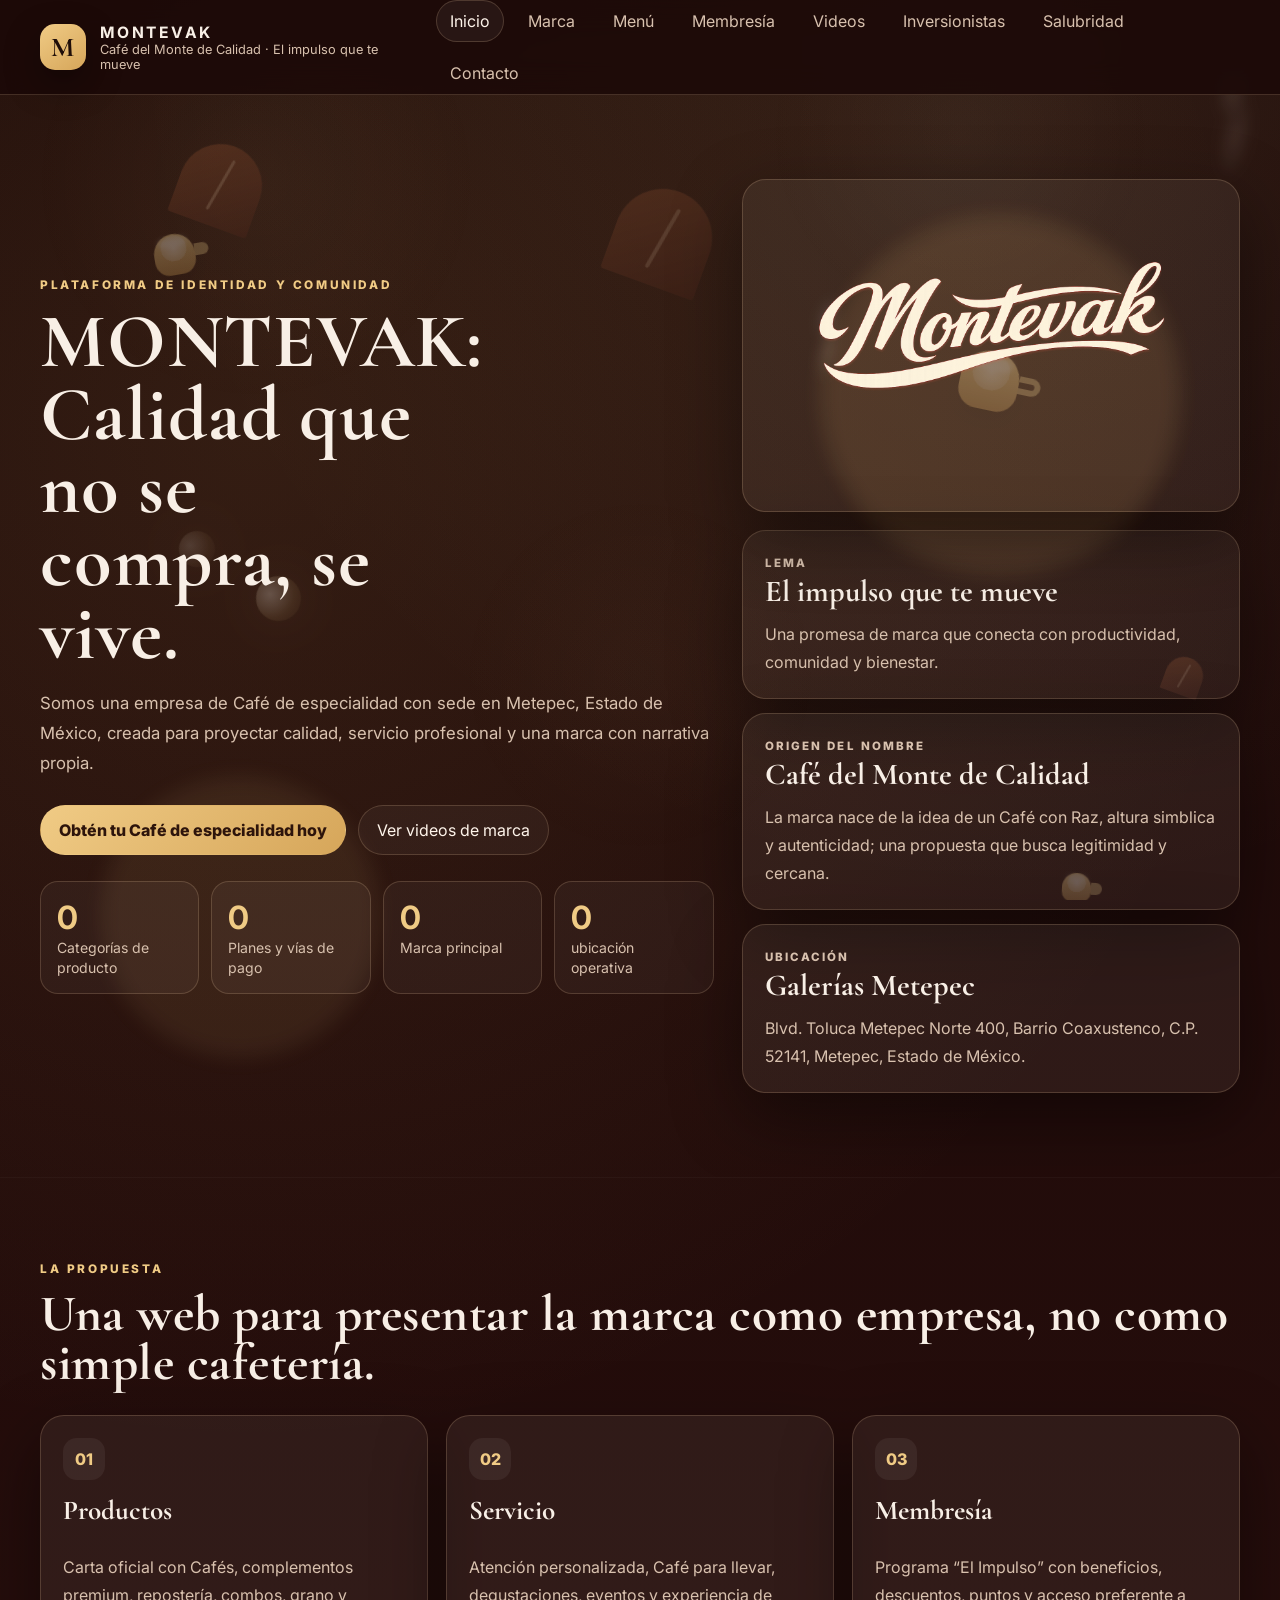
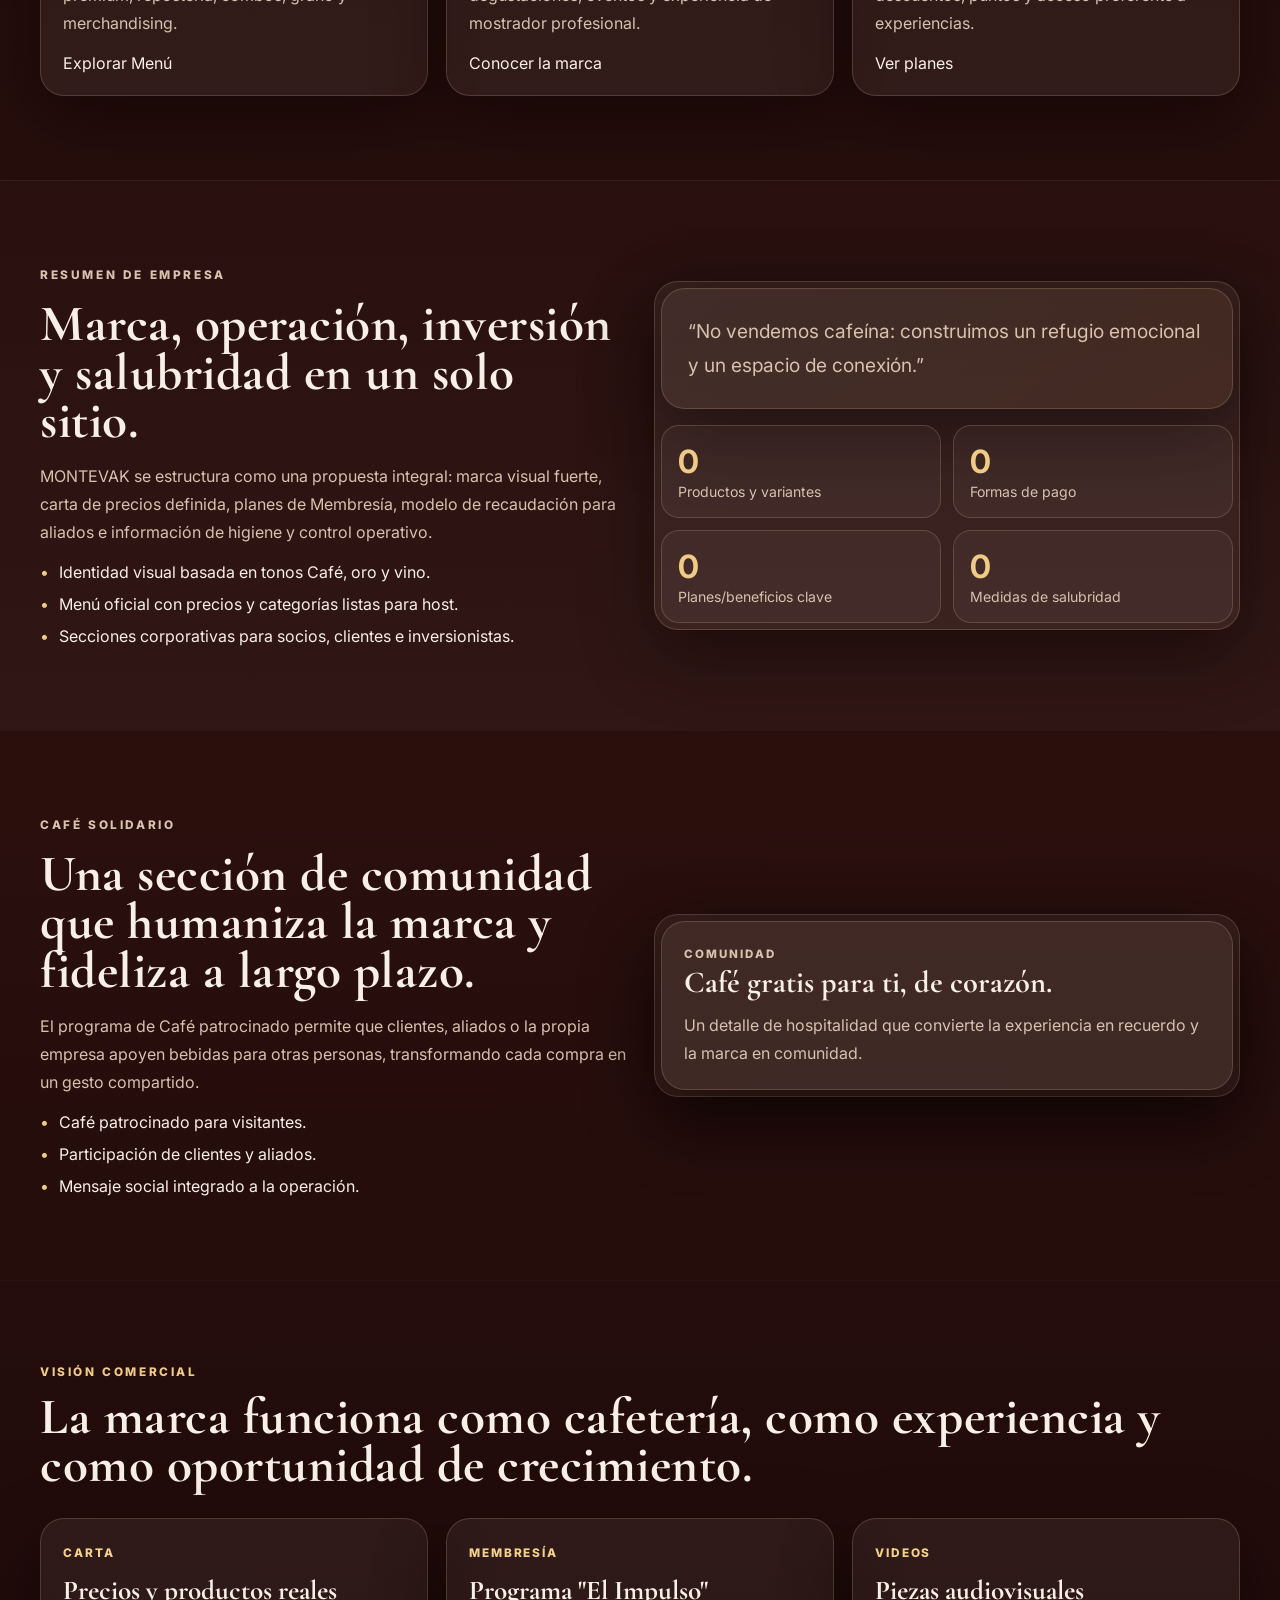
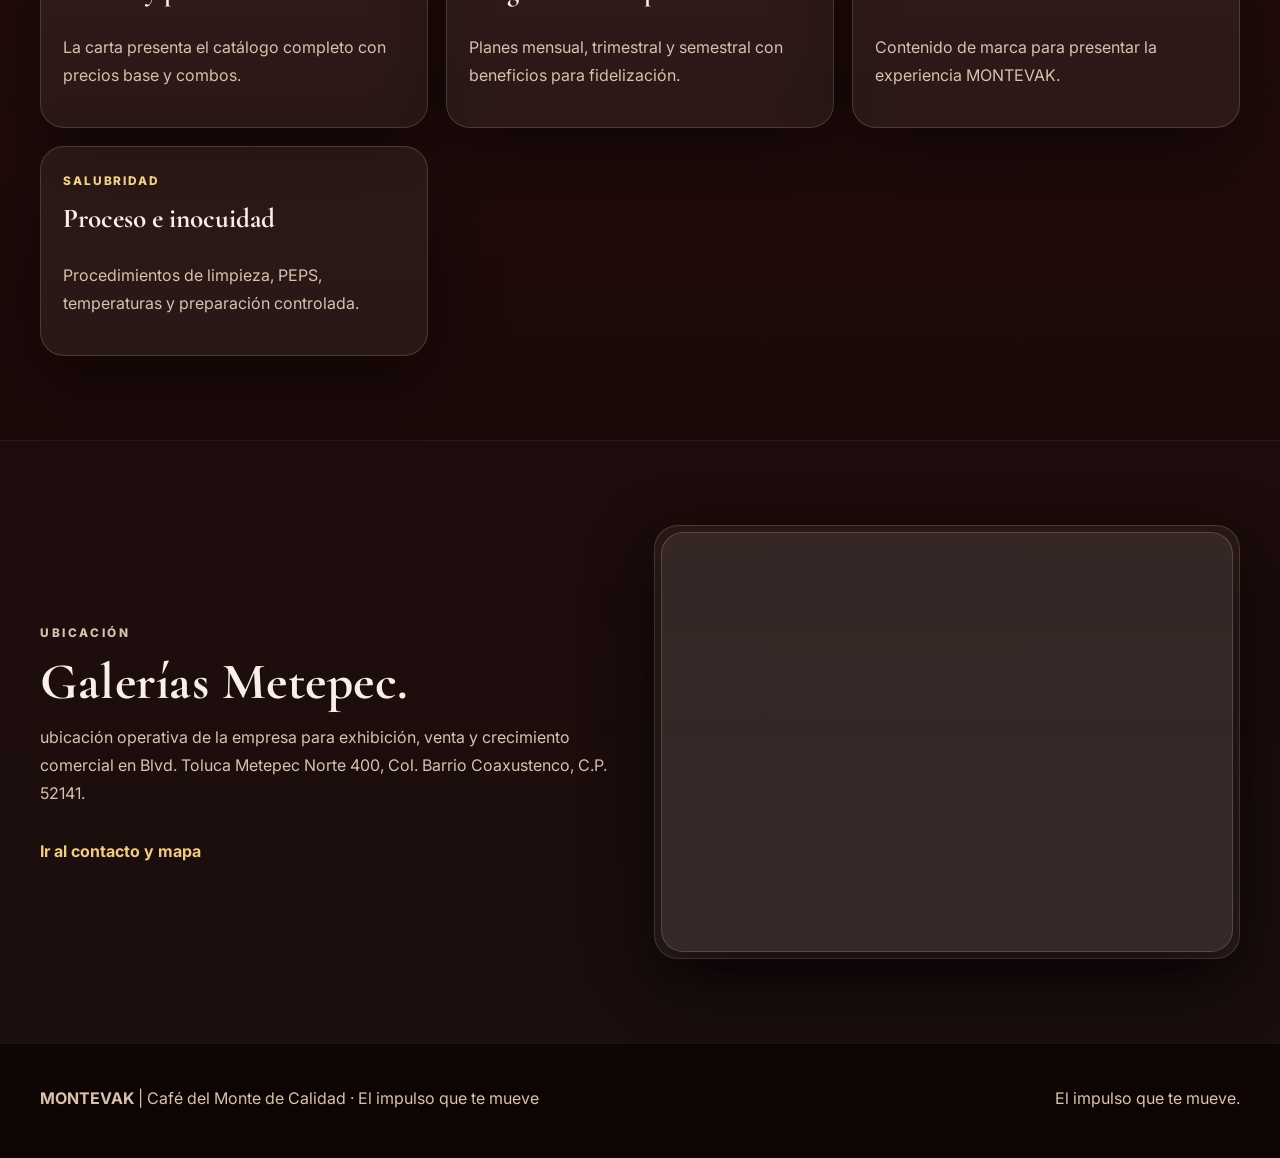
<file: index.html>
﻿<!DOCTYPE html>
<html lang="es">
<head>
  <meta charset="UTF-8" />
  <meta name="viewport" content="width=device-width, initial-scale=1.0" />
  <title>MONTEVAK | Café del Monte de Calidad</title>
  <meta name="description" content="Sitio de Presentación de marca para MONTEVAK: Café de especialidad, Membresía, inversionistas, salubridad y ubicación en Metepec." />
  <link rel="preconnect" href="https://fonts.googleapis.com">
  <link rel="preconnect" href="https://fonts.gstatic.com" crossorigin>
  <link href="https://fonts.googleapis.com/css2?family=Cormorant+Garamond:wght@500;600;700&family=Inter:wght@400;500;600;700;800&display=swap" rel="stylesheet">
  <link rel="stylesheet" href="styles.css" />
</head>
<body class="home">
  <header class="site-header">
    <div class="container header-inner">
      <a class="brand" href="index.html" aria-label="Ir al inicio">
        <span class="brand-mark">M</span>
        <span class="brand-text"><strong>MONTEVAK</strong><small>Café del Monte de Calidad · El impulso que te mueve</small></span>
      </a>
      <button class="nav-toggle" type="button" aria-expanded="false" aria-controls="primary-nav">Menú</button>
      <nav id="primary-nav" class="site-nav">
        <a class="active" href="index.html">Inicio</a>
        <a href="nosotros.html">Marca</a>
        <a href="menu.html">Menú</a>
        <a href="membresia.html">Membresía</a>
        <a href="videos.html">Videos</a>
        <a href="inversionistas.html">Inversionistas</a>
        <a href="salubridad.html">Salubridad</a>
        <a href="contacto.html">Contacto</a>
      </nav>
    </div>
  </header>

  <main>
    <section class="hero">
      <div class="heroorb heroorba"></div>
      <div class="heroorb heroorbb"></div>
      <div class="container herogrid">
        <div class="herocopy reveal">
          <p class="eyebrow">Plataforma de identidad y comunidad</p>
          <h1>MONTEVAK: Calidad que no se compra, se vive.</h1>
          <p class="lead">
            Somos una empresa de Café de especialidad con sede en Metepec, Estado de México, creada para proyectar calidad, servicio profesional y una marca con narrativa propia.
          </p>
          <div class="hero-actions">
            <a class="btn btnprimary" href="menu.html">Obtén tu Café de especialidad hoy</a>
            <a class="btn btnsecondary" href="videos.html">Ver videos de marca</a>
          </div>
          <div class="hero-stats">
            <div><strong datacounter="6">0</strong><span>Categorías de producto</span></div>
            <div><strong datacounter="4">0</strong><span>Planes y vías de pago</span></div>
            <div><strong datacounter="1">0</strong><span>Marca principal</span></div>
            <div><strong datacounter="1">0</strong><span>ubicación operativa</span></div>
          </div>
        </div>

        <aside class="heropanel reveal">
          <button class="postercard" type="button" datalightbox="assets/logo-original.png" dataalt="Logo oficial de MONTEVAK">
            <img src="assets/logo-original.png" alt="Logo oficial de MONTEVAK" />
          </button>
          <div class="herocardstack">
            <article class="glasscard">
              <p class="card-label">Lema</p>
              <h2>El impulso que te mueve</h2>
              <p>Una promesa de marca que conecta con productividad, comunidad y bienestar.</p>
            </article>
            <article class="glasscard">
              <p class="card-label">Origen del nombre</p>
              <h2>Café del Monte de Calidad</h2>
              <p>La marca nace de la idea de un Café con Raz, altura simblica y autenticidad; una propuesta que busca legitimidad y cercana.</p>
            </article>
            <article class="glasscard">
              <p class="card-label">ubicación</p>
              <h2>Galerías Metepec</h2>
              <p>Blvd. Toluca  Metepec Norte 400, Barrio Coaxustenco, C.P. 52141, Metepec, Estado de México.</p>
            </article>
          </div>
        </aside>
      </div>
    </section>

    <section class="section">
      <div class="container">
        <div class="sectionheading reveal">
          <p class="eyebrow">La propuesta</p>
          <h2>Una web para presentar la marca como empresa, no como simple cafetería.</h2>
        </div>
        <div class="featuregrid">
          <article class="featurecard reveal">
            <span class="featureicon">01</span>
            <h3>Productos</h3>
            <p>Carta oficial con Cafés, complementos premium, repostería, combos, grano y merchandising.</p>
            <a href="menu.html">Explorar Menú</a>
          </article>
          <article class="featurecard reveal">
            <span class="featureicon">02</span>
            <h3>Servicio</h3>
            <p>Atención personalizada, Café para llevar, degustaciones, eventos y experiencia de mostrador profesional.</p>
            <a href="nosotros.html">Conocer la marca</a>
          </article>
          <article class="featurecard reveal">
            <span class="featureicon">03</span>
            <h3>Membresía</h3>
            <p>Programa “El Impulso” con beneficios, descuentos, puntos y acceso preferente a experiencias.</p>
            <a href="membresia.html">Ver planes</a>
          </article>
        </div>
      </div>
    </section>

    <section class="section sectionalt">
      <div class="container split">
        <div class="splitcopy reveal">
          <p class="eyebrow">Resumen de empresa</p>
          <h2>Marca, operación, inversión y salubridad en un solo sitio.</h2>
          <p>
            MONTEVAK se estructura como una propuesta integral: marca visual fuerte, carta de precios definida, planes de Membresía, modelo de recaudación para aliados e información de higiene y control operativo.
          </p>
          <ul class="checklist">
            <li>Identidad visual basada en tonos Café, oro y vino.</li>
            <li>Menú oficial con precios y categorías listas para host.</li>
            <li>Secciones corporativas para socios, clientes e inversionistas.</li>
          </ul>
        </div>
        <div class="split-panel reveal">
          <div class="quotecard">
            <p>“No vendemos cafeína: construimos un refugio emocional y un espacio de conexión.”</p>
          </div>
          <div class="minigrid">
            <div><strong datacounter="20">0</strong><span>Productos y variantes</span></div>
            <div><strong datacounter="4">0</strong><span>Formas de pago</span></div>
            <div><strong datacounter="5">0</strong><span>Planes/beneficios clave</span></div>
            <div><strong datacounter="8">0</strong><span>Medidas de salubridad</span></div>
          </div>
        </div>
      </div>
    </section>

    <section class="section">
      <div class="container split">
        <div class="splitcopy reveal">
          <p class="eyebrow">Café solidario</p>
          <h2>Una sección de comunidad que humaniza la marca y fideliza a largo plazo.</h2>
          <p>
            El programa de Café patrocinado permite que clientes, aliados o la propia empresa apoyen bebidas para otras personas, transformando cada compra en un gesto compartido.
          </p>
          <ul class="checklist">
            <li>Café patrocinado para visitantes.</li>
            <li>Participación de clientes y aliados.</li>
            <li>Mensaje social integrado a la operación.</li>
          </ul>
        </div>
        <div class="split-panel reveal">
          <div class="glasscard communitycard">
            <p class="card-label">Comunidad</p>
            <h2>Café gratis para ti, de corazón.</h2>
            <p>Un detalle de hospitalidad que convierte la experiencia en recuerdo y la marca en comunidad.</p>
          </div>
        </div>
      </div>
    </section>

    <section class="section">
      <div class="container">
        <div class="sectionheading reveal">
          <p class="eyebrow">visión comercial</p>
          <h2>La marca funciona como cafetería, como experiencia y como oportunidad de crecimiento.</h2>
        </div>
        <div class="cardgrid">
          <a class="promocard reveal" href="menu.html#menuoficial">
            <span>Carta</span>
            <h3>Precios y productos reales</h3>
            <p>La carta presenta el catálogo completo con precios base y combos.</p>
          </a>
          <a class="promocard reveal" href="membresia.html#membresia">
            <span>Membresía</span>
            <h3>Programa "El Impulso"</h3>
            <p>Planes mensual, trimestral y semestral con beneficios para fidelización.</p>
          </a>
          <a class="promocard reveal" href="videos.html">
            <span>Videos</span>
            <h3>Piezas audiovisuales</h3>
            <p>Contenido de marca para presentar la experiencia MONTEVAK.</p>
          </a>
          <a class="promocard reveal" href="salubridad.html#higiene">
            <span>Salubridad</span>
            <h3>Proceso e inocuidad</h3>
            <p>Procedimientos de limpieza, PEPS, temperaturas y preparación controlada.</p>
          </a>
        </div>
      </div>
    </section>

    <section class="section sectionalt">
      <div class="container split">
        <div class="splitcopy reveal">
          <p class="eyebrow">ubicación</p>
          <h2>Galerías Metepec.</h2>
          <p>
            ubicación operativa de la empresa para exhibición, venta y crecimiento comercial en Blvd. Toluca  Metepec Norte 400, Col. Barrio Coaxustenco, C.P. 52141.
          </p>
          <a class="textlink" href="contacto.html">Ir al contacto y mapa</a>
        </div>
        <div class="split-panel reveal">
          <div class="mapcard">
            <iframe
              title="Mapa de Metepec"
              src="https://www.google.com/maps?q=Blvd.%20Toluca%20%20Metepec%20Norte%20400,%20Col.%20Barrio%20Coaxustenco,%20C.P.%2052141,%20Metepec,%20Estado%20de%20M%C3%A9xico&output=embed"
              loading="lazy"></iframe>
          </div>
        </div>
      </div>
    </section>
  </main>

  <footer class="sitefooter">
    <div class="container footerinner">
      <p><strong>MONTEVAK</strong> | Café del Monte de Calidad · El impulso que te mueve</p>
      <p>El impulso que te mueve.</p>
    </div>
  </footer>

  <script src="script.js"></script>
</body>
</html>
</file>
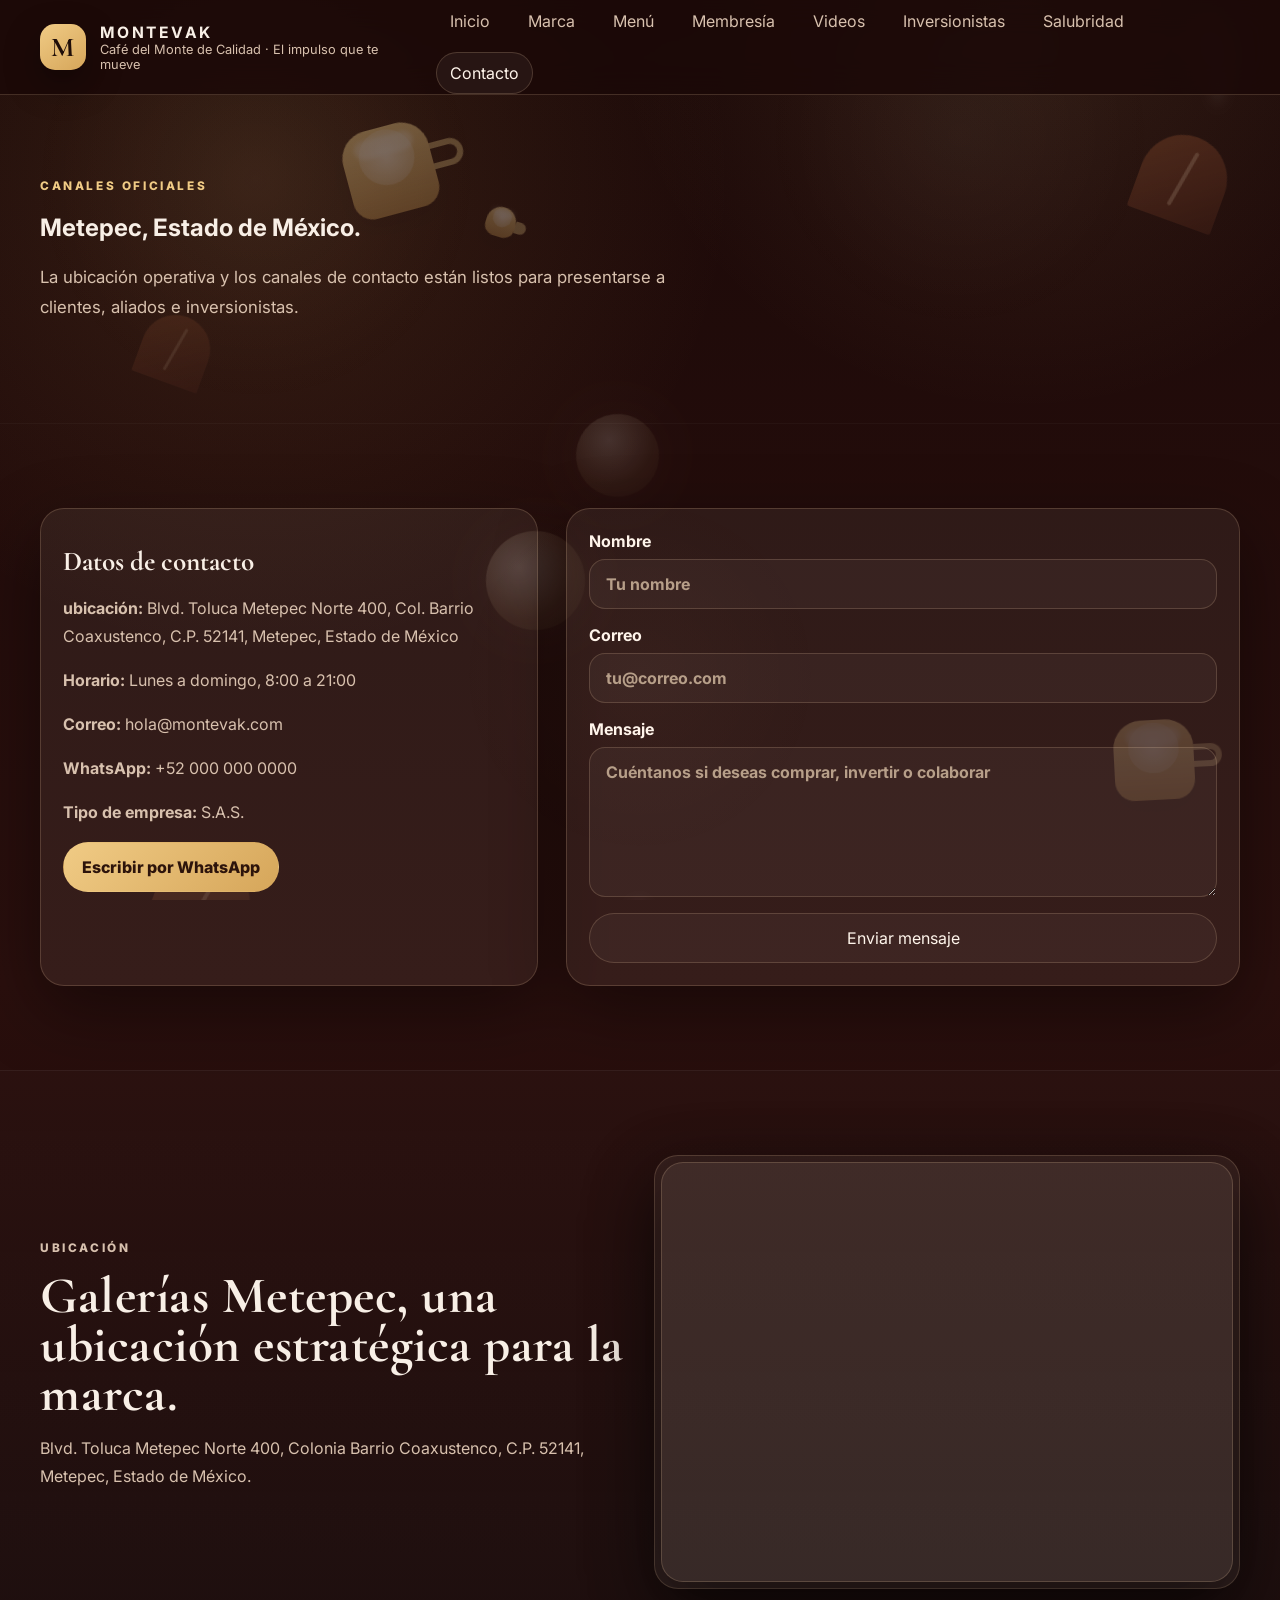
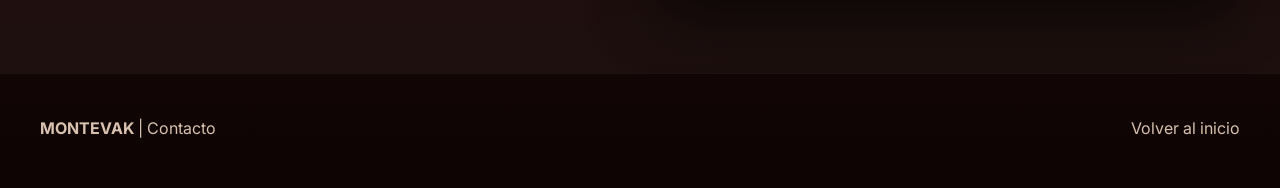
<file: contacto.html>
﻿<!DOCTYPE html>
<html lang="es">
<head>
  <meta charset="UTF-8" />
  <meta name="viewport" content="width=device-width, initial-scale=1.0" />
  <title>Contacto | MONTEVAK</title>
  <meta name="description" content="Contacto, ubicación y canales de comunicación de MONTEVAK." />
  <link rel="preconnect" href="https://fonts.googleapis.com">
  <link rel="preconnect" href="https://fonts.gstatic.com" crossorigin>
  <link href="https://fonts.googleapis.com/css2?family=Cormorant+Garamond:wght@500;600;700&family=Inter:wght@400;500;600;700;800&display=swap" rel="stylesheet">
  <link rel="stylesheet" href="styles.css" />
</head>
<body>
  <header class="site-header">
    <div class="container header-inner">
      <a class="brand" href="index.html" aria-label="Ir al inicio">
        <span class="brand-mark">M</span>
        <span class="brand-text"><strong>MONTEVAK</strong><small>Café del Monte de Calidad · El impulso que te mueve</small></span>
      </a>
      <button class="nav-toggle" type="button" aria-expanded="false" aria-controls="primary-nav">Menú</button>
      <nav id="primary-nav" class="site-nav">
        <a href="index.html">Inicio</a>
        <a href="nosotros.html">Marca</a>
        <a href="menu.html">Menú</a>
        <a href="membresia.html">Membresía</a>
        <a href="videos.html">Videos</a>
        <a href="inversionistas.html">Inversionistas</a>
        <a href="salubridad.html">Salubridad</a>
        <a class="active" href="contacto.html">Contacto</a>
      </nav>
    </div>
  </header>

  <main>
    <section class="pagehero">
      <div class="container">
        <p class="eyebrow reveal">Canales oficiales</p>
        <h1 class="reveal">Metepec, Estado de México.</h1>
        <p class="lead narrow reveal">
          La ubicación operativa y los canales de contacto están listos para presentarse a clientes, aliados e inversionistas.
        </p>
      </div>
    </section>

    <section class="section">
      <div class="container contactgrid">
        <article class="contactcard reveal">
          <h2>Datos de contacto</h2>
          <p><strong>ubicación:</strong> Blvd. Toluca  Metepec Norte 400, Col. Barrio Coaxustenco, C.P. 52141, Metepec, Estado de México</p>
          <p><strong>Horario:</strong> Lunes a domingo, 8:00 a 21:00</p>
          <p><strong>Correo:</strong> hola@montevak.com</p>
          <p><strong>WhatsApp:</strong> +52 000 000 0000</p>
          <p><strong>Tipo de empresa:</strong> S.A.S.</p>
          <a class="btn btnprimary" href="https://wa.me/520000000000" target="_blank" rel="noopener">Escribir por WhatsApp</a>
        </article>

        <form class="contactform reveal">
          <label>
            Nombre
            <input type="text" placeholder="Tu nombre" />
          </label>
          <label>
            Correo
            <input type="email" placeholder="tu@correo.com" />
          </label>
          <label>
            Mensaje
            <textarea rows="6" placeholder="Cuéntanos si deseas comprar, invertir o colaborar"></textarea>
          </label>
          <button class="btn btnsecondary" type="submit">Enviar mensaje</button>
        </form>
      </div>
    </section>

    <section class="section sectionalt">
      <div class="container split">
        <div class="splitcopy reveal">
          <p class="eyebrow">ubicación</p>
          <h2>Galerías Metepec, una ubicación estratégica para la marca.</h2>
          <p>Blvd. Toluca  Metepec Norte 400, Colonia Barrio Coaxustenco, C.P. 52141, Metepec, Estado de México.</p>
        </div>
        <div class="split-panel reveal">
          <div class="mapcard">
            <iframe
              title="Mapa de Metepec"
              src="https://www.google.com/maps?q=Blvd.%20Toluca%20%20Metepec%20Norte%20400,%20Col.%20Barrio%20Coaxustenco,%20C.P.%2052141,%20Metepec,%20Estado%20de%20M%C3%A9xico&output=embed"
              loading="lazy"></iframe>
          </div>
        </div>
      </div>
    </section>
  </main>

  <footer class="sitefooter">
    <div class="container footerinner">
      <p><strong>MONTEVAK</strong> | Contacto</p>
      <p><a href="index.html">Volver al inicio</a></p>
    </div>
  </footer>

  <script src="script.js"></script>
</body>
</html>
</file>
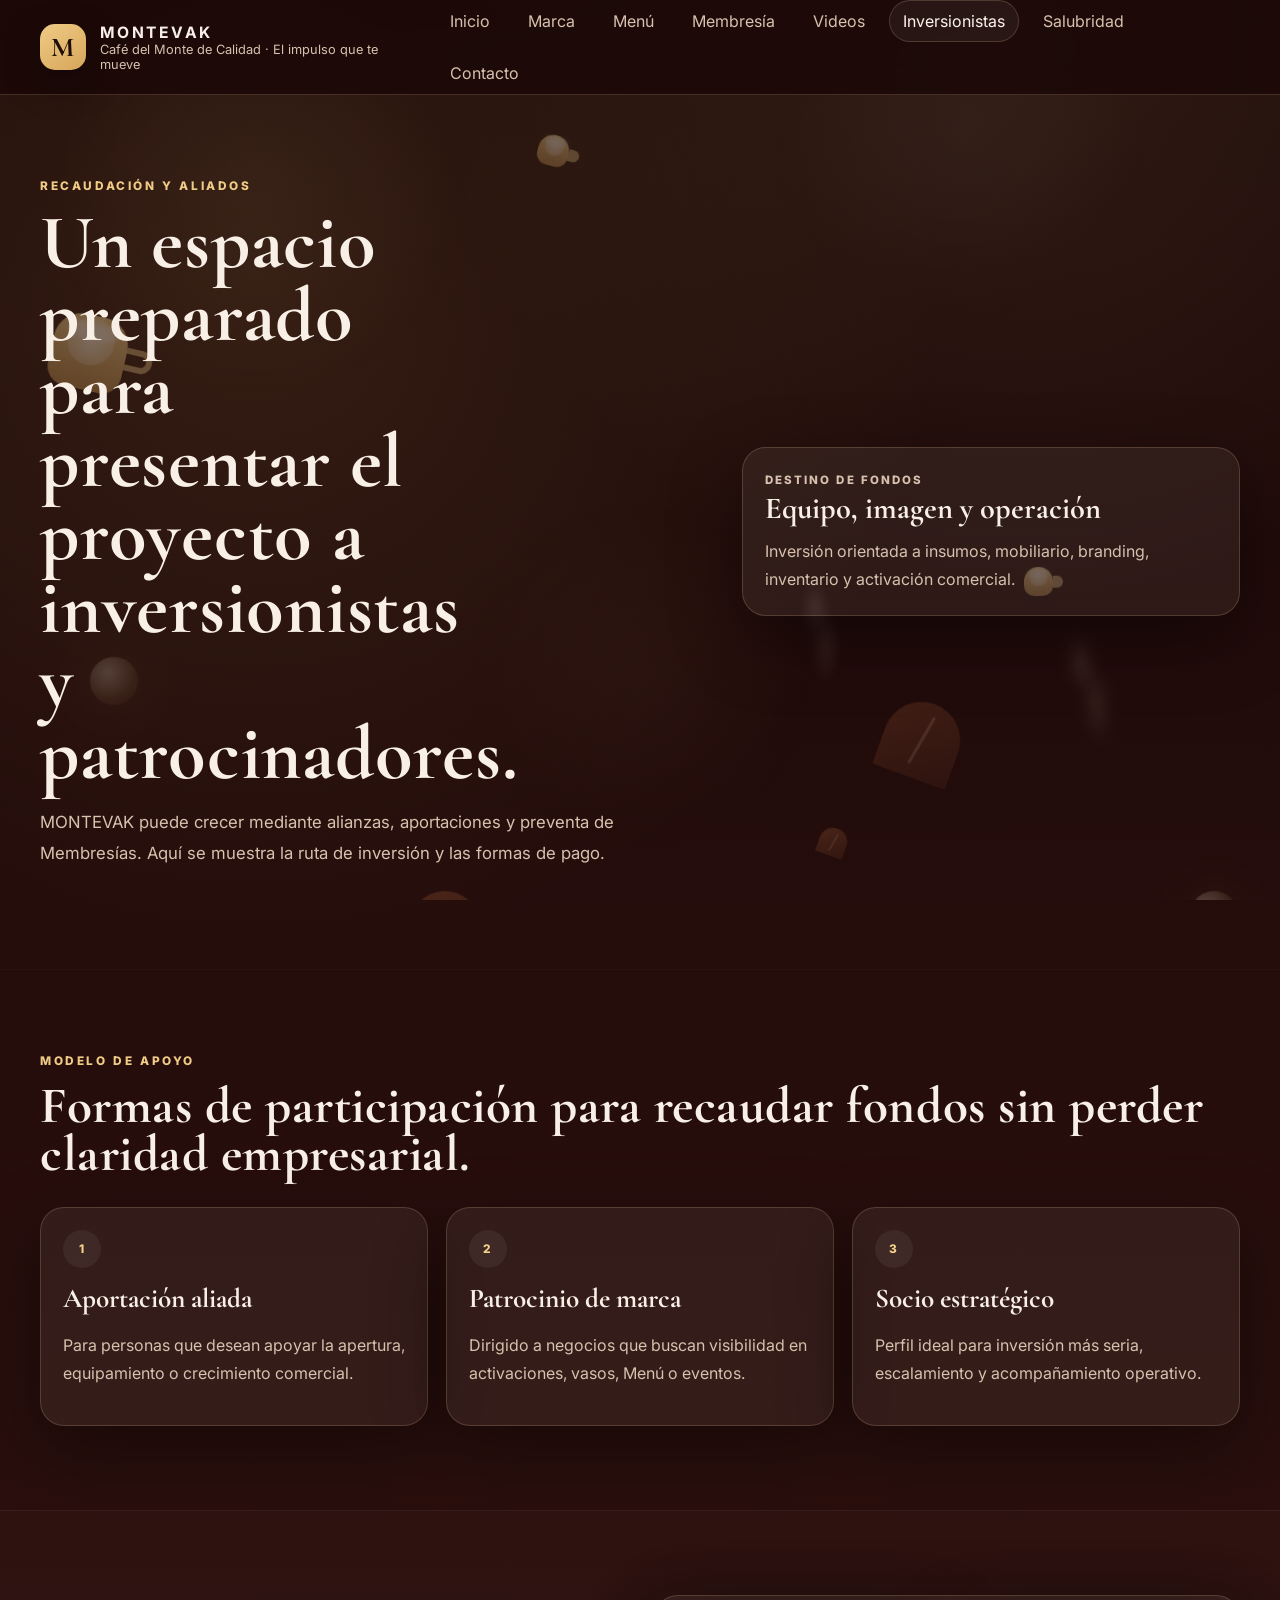
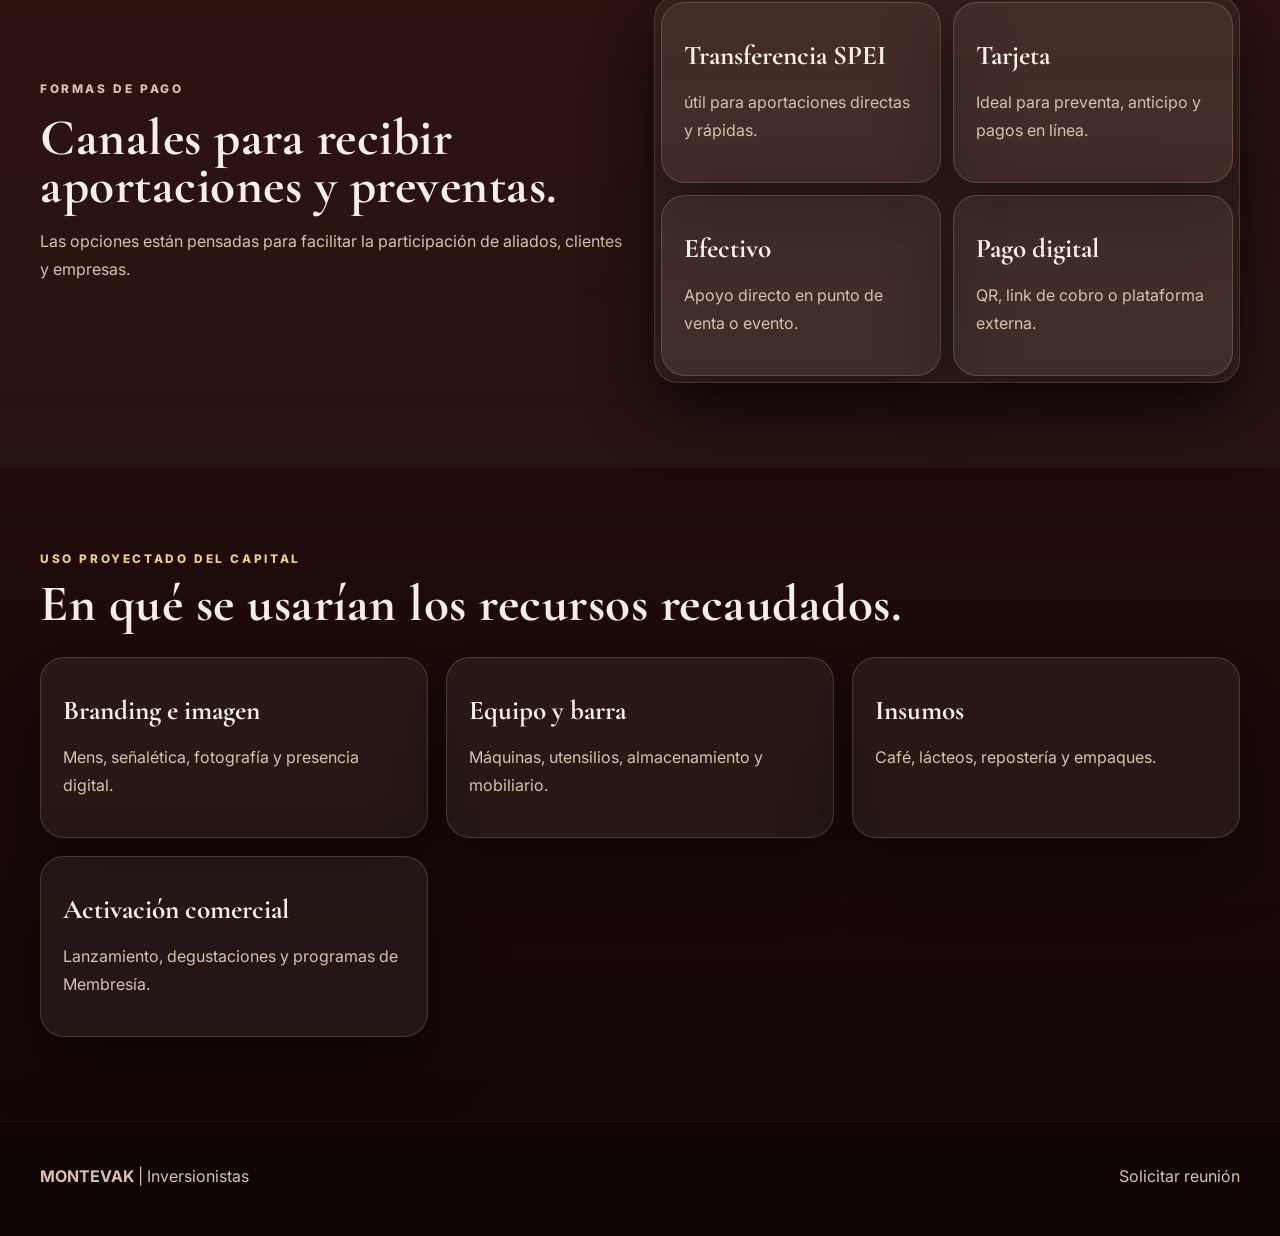
<file: inversionistas.html>
﻿<!DOCTYPE html>
<html lang="es">
<head>
  <meta charset="UTF-8" />
  <meta name="viewport" content="width=device-width, initial-scale=1.0" />
  <title>Inversionistas | MONTEVAK</title>
  <meta name="description" content="Sección de inversionistas y recaudo de fondos para MONTEVAK." />
  <link rel="preconnect" href="https://fonts.googleapis.com">
  <link rel="preconnect" href="https://fonts.gstatic.com" crossorigin>
  <link href="https://fonts.googleapis.com/css2?family=Cormorant+Garamond:wght@500;600;700&family=Inter:wght@400;500;600;700;800&display=swap" rel="stylesheet">
  <link rel="stylesheet" href="styles.css" />
</head>
<body>
  <header class="site-header">
    <div class="container header-inner">
      <a class="brand" href="index.html" aria-label="Ir al inicio">
        <span class="brand-mark">M</span>
        <span class="brand-text"><strong>MONTEVAK</strong><small>Café del Monte de Calidad · El impulso que te mueve</small></span>
      </a>
      <button class="nav-toggle" type="button" aria-expanded="false" aria-controls="primary-nav">Menú</button>
      <nav id="primary-nav" class="site-nav">
        <a href="index.html">Inicio</a>
        <a href="nosotros.html">Marca</a>
        <a href="menu.html">Menú</a>
        <a href="membresia.html">Membresía</a>
        <a href="videos.html">Videos</a>
        <a class="active" href="inversionistas.html">Inversionistas</a>
        <a href="salubridad.html">Salubridad</a>
        <a href="contacto.html">Contacto</a>
      </nav>
    </div>
  </header>

  <main>
    <section class="pagehero">
      <div class="container herogrid herogridinvest">
        <div class="herocopy reveal">
          <p class="eyebrow">Recaudación y aliados</p>
          <h1>Un espacio preparado para presentar el proyecto a inversionistas y patrocinadores.</h1>
          <p class="lead">
            MONTEVAK puede crecer mediante alianzas, aportaciones y preventa de Membresías. Aquí se muestra la ruta de inversión y las formas de pago.
          </p>
        </div>
        <div class="heropanel reveal">
          <article class="glasscard">
            <p class="card-label">Destino de fondos</p>
            <h2>Equipo, imagen y operación</h2>
            <p>Inversión orientada a insumos, mobiliario, branding, inventario y activación comercial.</p>
          </article>
        </div>
      </div>
    </section>

    <section class="section">
      <div class="container">
        <div class="sectionheading reveal">
          <p class="eyebrow">Modelo de apoyo</p>
          <h2>Formas de participación para recaudar fondos sin perder claridad empresarial.</h2>
        </div>
        <div class="investgrid">
          <article class="investcard reveal">
            <span>1</span>
            <h3>Aportación aliada</h3>
            <p>Para personas que desean apoyar la apertura, equipamiento o crecimiento comercial.</p>
          </article>
          <article class="investcard reveal">
            <span>2</span>
            <h3>Patrocinio de marca</h3>
            <p>Dirigido a negocios que buscan visibilidad en activaciones, vasos, Menú o eventos.</p>
          </article>
          <article class="investcard reveal">
            <span>3</span>
            <h3>Socio estratégico</h3>
            <p>Perfil ideal para inversión más seria, escalamiento y acompañamiento operativo.</p>
          </article>
        </div>
      </div>
    </section>

    <section class="section sectionalt">
      <div class="container split">
        <div class="splitcopy reveal">
          <p class="eyebrow">Formas de pago</p>
          <h2>Canales para recibir aportaciones y preventas.</h2>
          <p>Las opciones están pensadas para facilitar la participación de aliados, clientes y empresas.</p>
        </div>
        <div class="split-panel reveal">
          <div class="paymentgrid">
            <article class="paymentcard"><h3>Transferencia SPEI</h3><p>útil para aportaciones directas y rápidas.</p></article>
            <article class="paymentcard"><h3>Tarjeta</h3><p>Ideal para preventa, anticipo y pagos en línea.</p></article>
            <article class="paymentcard"><h3>Efectivo</h3><p>Apoyo directo en punto de venta o evento.</p></article>
            <article class="paymentcard"><h3>Pago digital</h3><p>QR, link de cobro o plataforma externa.</p></article>
          </div>
        </div>
      </div>
    </section>

    <section class="section">
      <div class="container">
        <div class="sectionheading reveal">
          <p class="eyebrow">Uso proyectado del capital</p>
          <h2>En qué se usarían los recursos recaudados.</h2>
        </div>
        <div class="allocationgrid">
          <article class="allocationcard reveal"><h3>Branding e imagen</h3><p>Mens, señalética, fotografía y presencia digital.</p></article>
          <article class="allocationcard reveal"><h3>Equipo y barra</h3><p>Máquinas, utensilios, almacenamiento y mobiliario.</p></article>
          <article class="allocationcard reveal"><h3>Insumos</h3><p>Café, lácteos, repostería y empaques.</p></article>
          <article class="allocationcard reveal"><h3>Activación comercial</h3><p>Lanzamiento, degustaciones y programas de Membresía.</p></article>
        </div>
      </div>
    </section>
  </main>

  <footer class="sitefooter">
    <div class="container footerinner">
      <p><strong>MONTEVAK</strong> | Inversionistas</p>
      <p><a href="contacto.html">Solicitar reunión</a></p>
    </div>
  </footer>

  <script src="script.js"></script>
</body>
</html>
</file>
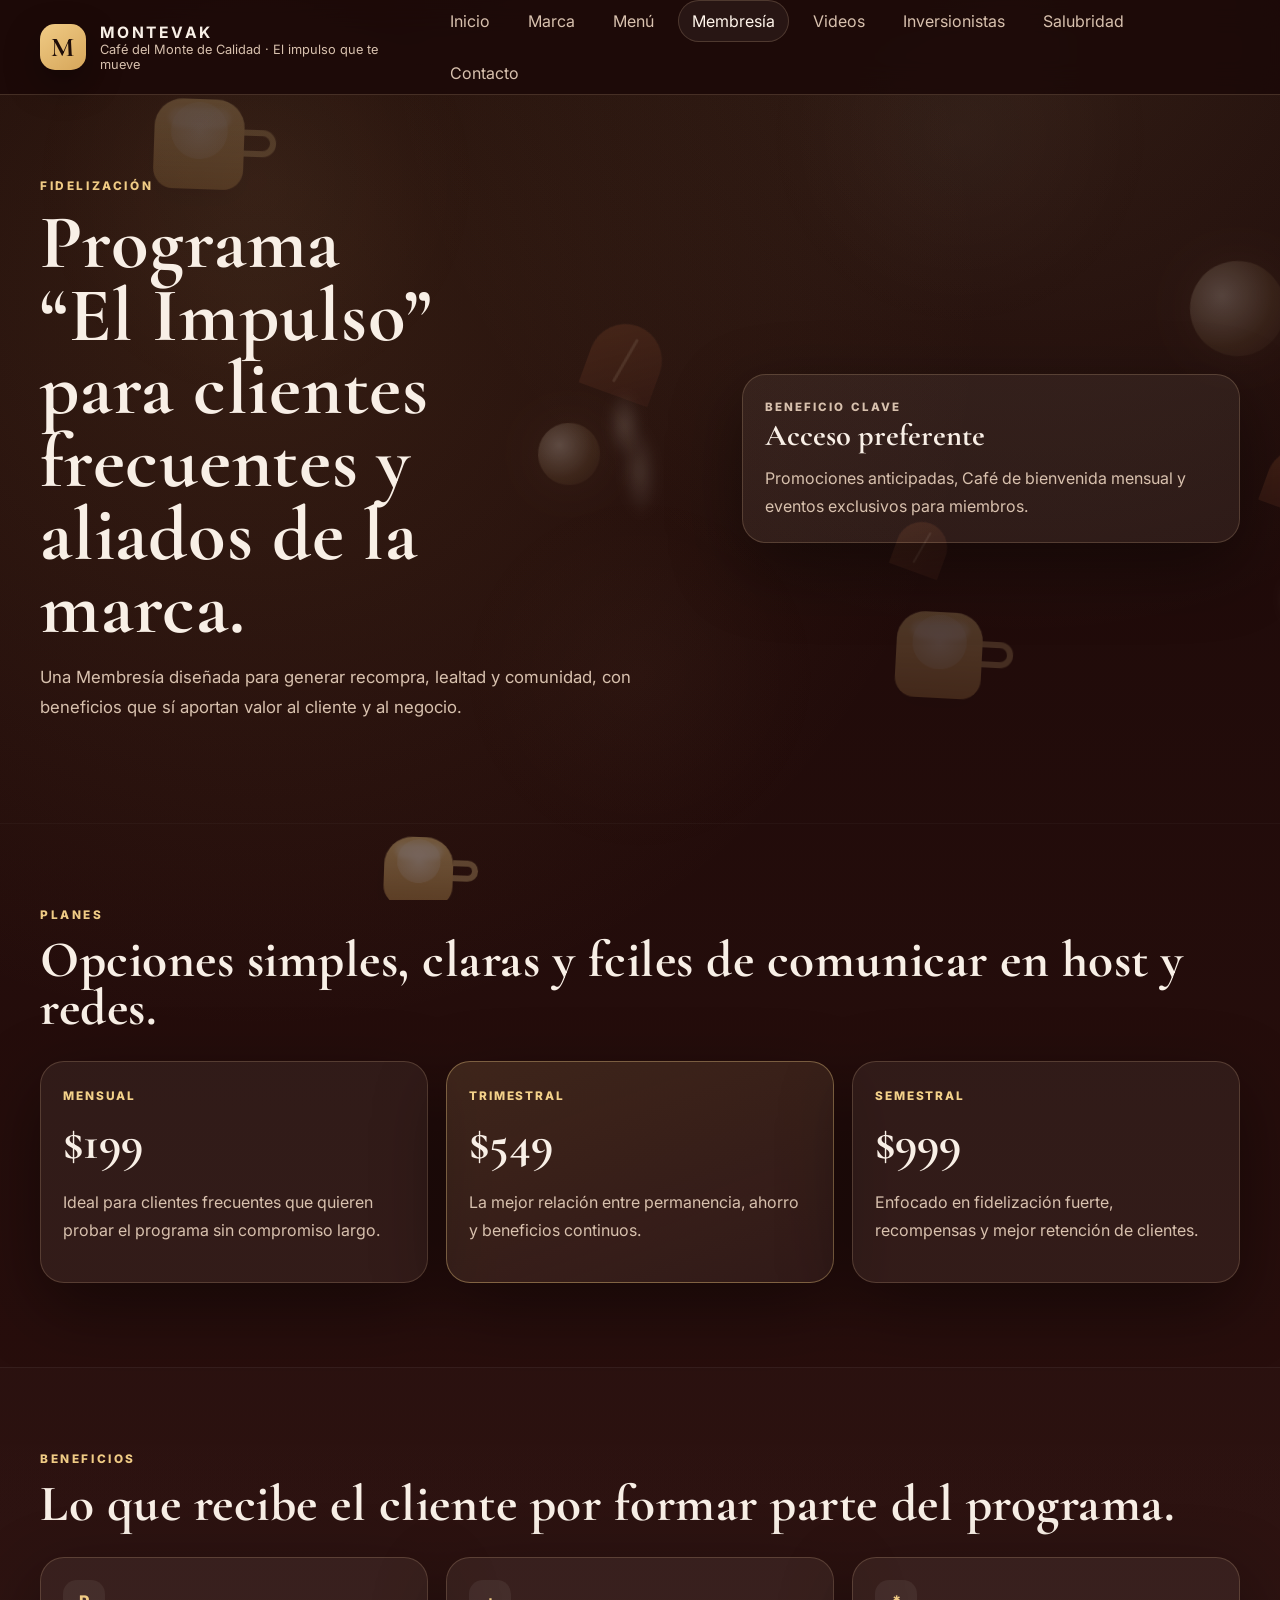
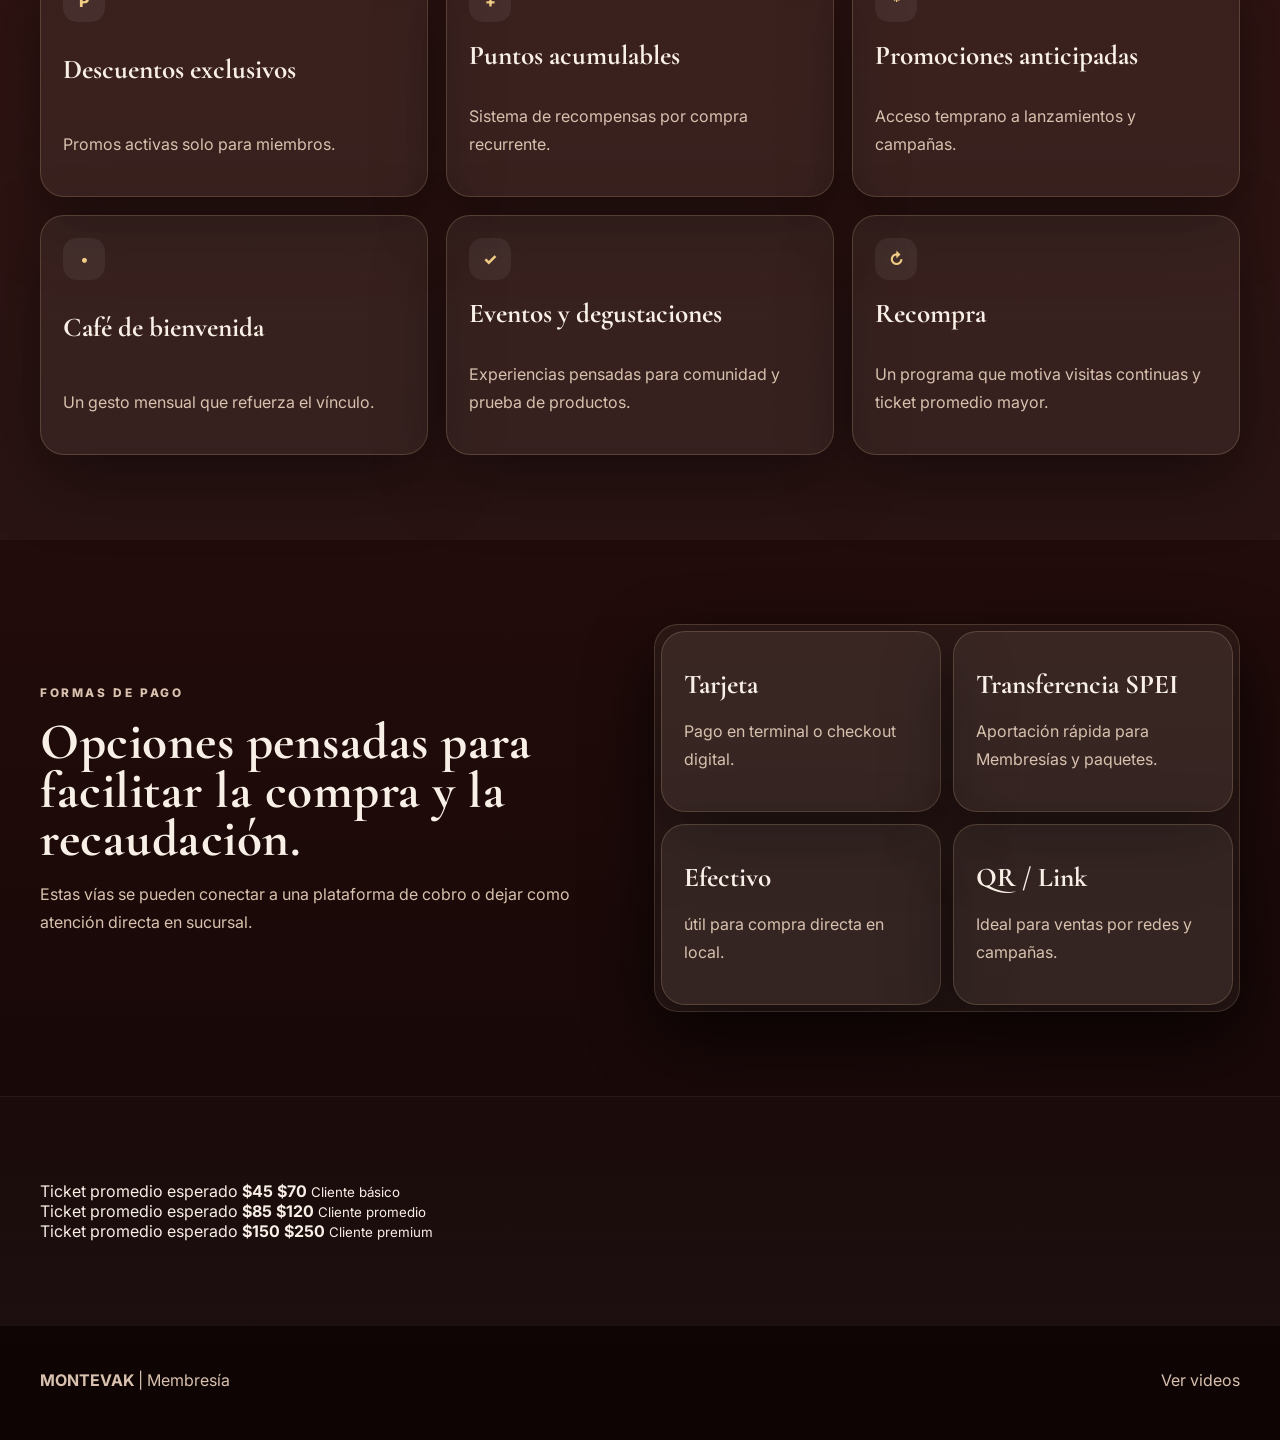
<file: membresia.html>
﻿<!DOCTYPE html>
<html lang="es">
<head>
  <meta charset="UTF-8" />
  <meta name="viewport" content="width=device-width, initial-scale=1.0" />
  <title>Membresía | MONTEVAK</title>
  <meta name="description" content="Planes de Membresía MONTEVAK, beneficios y formas de pago." />
  <link rel="preconnect" href="https://fonts.googleapis.com">
  <link rel="preconnect" href="https://fonts.gstatic.com" crossorigin>
  <link href="https://fonts.googleapis.com/css2?family=Cormorant+Garamond:wght@500;600;700&family=Inter:wght@400;500;600;700;800&display=swap" rel="stylesheet">
  <link rel="stylesheet" href="styles.css" />
</head>
<body>
  <header class="site-header">
    <div class="container header-inner">
      <a class="brand" href="index.html" aria-label="Ir al inicio">
        <span class="brand-mark">M</span>
        <span class="brand-text"><strong>MONTEVAK</strong><small>Café del Monte de Calidad · El impulso que te mueve</small></span>
      </a>
      <button class="nav-toggle" type="button" aria-expanded="false" aria-controls="primary-nav">Menú</button>
      <nav id="primary-nav" class="site-nav">
        <a href="index.html">Inicio</a>
        <a href="nosotros.html">Marca</a>
        <a href="menu.html">Menú</a>
        <a class="active" href="membresia.html">Membresía</a>
        <a href="videos.html">Videos</a>
        <a href="inversionistas.html">Inversionistas</a>
        <a href="salubridad.html">Salubridad</a>
        <a href="contacto.html">Contacto</a>
      </nav>
    </div>
  </header>

  <main>
    <section class="pagehero">
      <div class="container herogrid herogridplan">
        <div class="herocopy reveal">
          <p class="eyebrow">Fidelización</p>
          <h1 id="membresia">Programa “El Impulso” para clientes frecuentes y aliados de la marca.</h1>
          <p class="lead">
            Una Membresía diseñada para generar recompra, lealtad y comunidad, con beneficios que sí aportan valor al cliente y al negocio.
          </p>
        </div>
        <div class="heropanel reveal">
          <article class="glasscard">
            <p class="card-label">Beneficio clave</p>
            <h2>Acceso preferente</h2>
            <p>Promociones anticipadas, Café de bienvenida mensual y eventos exclusivos para miembros.</p>
          </article>
        </div>
      </div>
    </section>

    <section class="section">
      <div class="container">
        <div class="sectionheading reveal">
          <p class="eyebrow">Planes</p>
          <h2>Opciones simples, claras y fciles de comunicar en host y redes.</h2>
        </div>
        <div class="plangrid">
          <article class="plancard reveal">
            <span class="plantag">Mensual</span>
            <h3>$199</h3>
            <p>Ideal para clientes frecuentes que quieren probar el programa sin compromiso largo.</p>
          </article>
          <article class="plancard reveal highlight">
            <span class="plantag">Trimestral</span>
            <h3>$549</h3>
            <p>La mejor relación entre permanencia, ahorro y beneficios continuos.</p>
          </article>
          <article class="plancard reveal">
            <span class="plantag">Semestral</span>
            <h3>$999</h3>
            <p>Enfocado en fidelización fuerte, recompensas y mejor retención de clientes.</p>
          </article>
        </div>
      </div>
    </section>

    <section class="section sectionalt">
      <div class="container">
        <div class="sectionheading reveal">
          <p class="eyebrow">beneficios</p>
          <h2>Lo que recibe el cliente por formar parte del programa.</h2>
        </div>
        <div class="featuregrid">
          <article class="featurecard reveal"><span class="featureicon">P</span><h3>Descuentos exclusivos</h3><p>Promos activas solo para miembros.</p></article>
          <article class="featurecard reveal"><span class="featureicon">+</span><h3>Puntos acumulables</h3><p>Sistema de recompensas por compra recurrente.</p></article>
          <article class="featurecard reveal"><span class="featureicon">*</span><h3>Promociones anticipadas</h3><p>Acceso temprano a lanzamientos y campañas.</p></article>
          <article class="featurecard reveal"><span class="featureicon">•</span><h3>Café de bienvenida</h3><p>Un gesto mensual que refuerza el vínculo.</p></article>
          <article class="featurecard reveal"><span class="featureicon">✓</span><h3>Eventos y degustaciones</h3><p>Experiencias pensadas para comunidad y prueba de productos.</p></article>
          <article class="featurecard reveal"><span class="featureicon">↻</span><h3>Recompra</h3><p>Un programa que motiva visitas continuas y ticket promedio mayor.</p></article>
        </div>
      </div>
    </section>

    <section class="section">
      <div class="container split">
        <div class="splitcopy reveal">
          <p class="eyebrow">Formas de pago</p>
          <h2>Opciones pensadas para facilitar la compra y la recaudación.</h2>
          <p>Estas vías se pueden conectar a una plataforma de cobro o dejar como atención directa en sucursal.</p>
        </div>
        <div class="split-panel reveal">
          <div class="paymentgrid">
            <article class="paymentcard"><h3>Tarjeta</h3><p>Pago en terminal o checkout digital.</p></article>
            <article class="paymentcard"><h3>Transferencia SPEI</h3><p>Aportación rápida para Membresías y paquetes.</p></article>
            <article class="paymentcard"><h3>Efectivo</h3><p>útil para compra directa en local.</p></article>
            <article class="paymentcard"><h3>QR / Link</h3><p>Ideal para ventas por redes y campañas.</p></article>
          </div>
        </div>
      </div>
    </section>

    <section class="section sectionalt">
      <div class="container">
        <div class="ticketstrip reveal">
          <div>
            <span>Ticket promedio esperado</span>
            <strong>$45  $70</strong>
            <small>Cliente básico</small>
          </div>
          <div>
            <span>Ticket promedio esperado</span>
            <strong>$85  $120</strong>
            <small>Cliente promedio</small>
          </div>
          <div>
            <span>Ticket promedio esperado</span>
            <strong>$150  $250</strong>
            <small>Cliente premium</small>
          </div>
        </div>
      </div>
    </section>
  </main>

  <footer class="sitefooter">
    <div class="container footerinner">
      <p><strong>MONTEVAK</strong> | Membresía</p>
      <p><a href="videos.html">Ver videos</a></p>
    </div>
  </footer>

  <script src="script.js"></script>
</body>
</html>
</file>
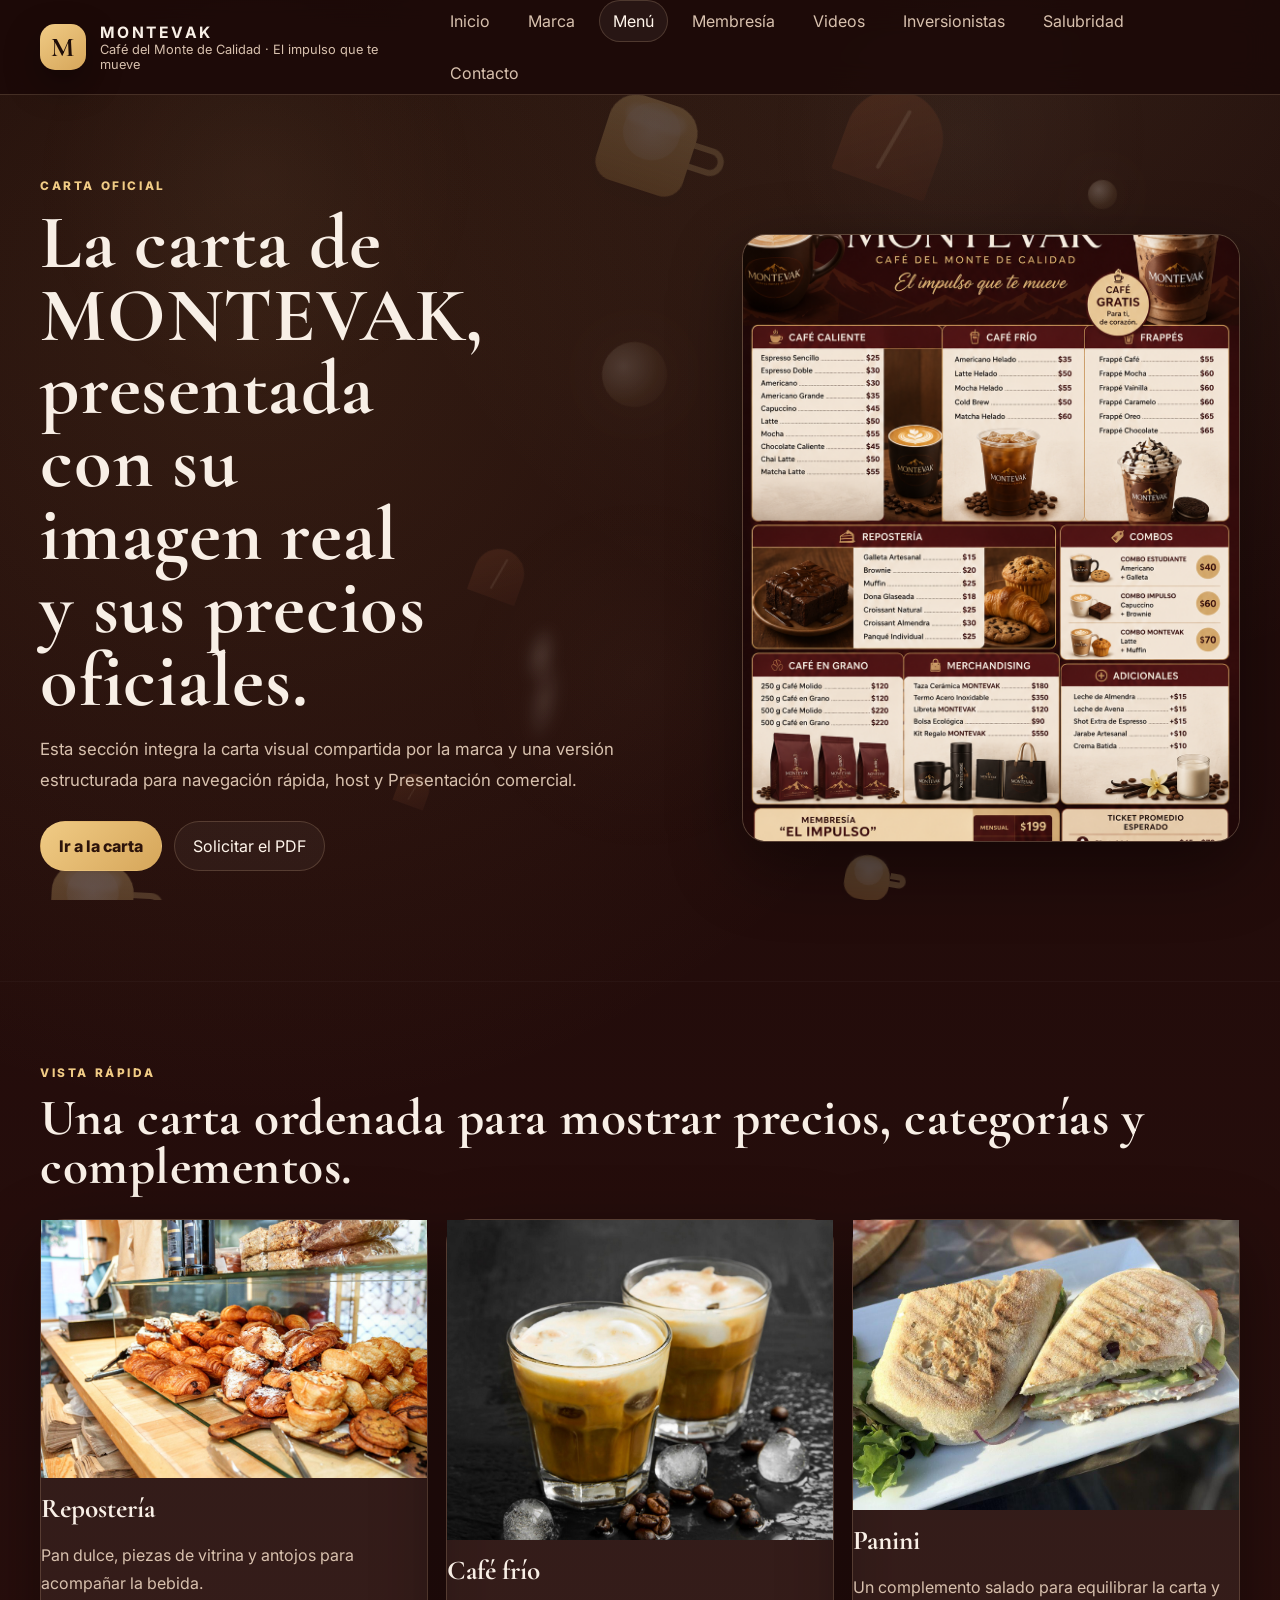
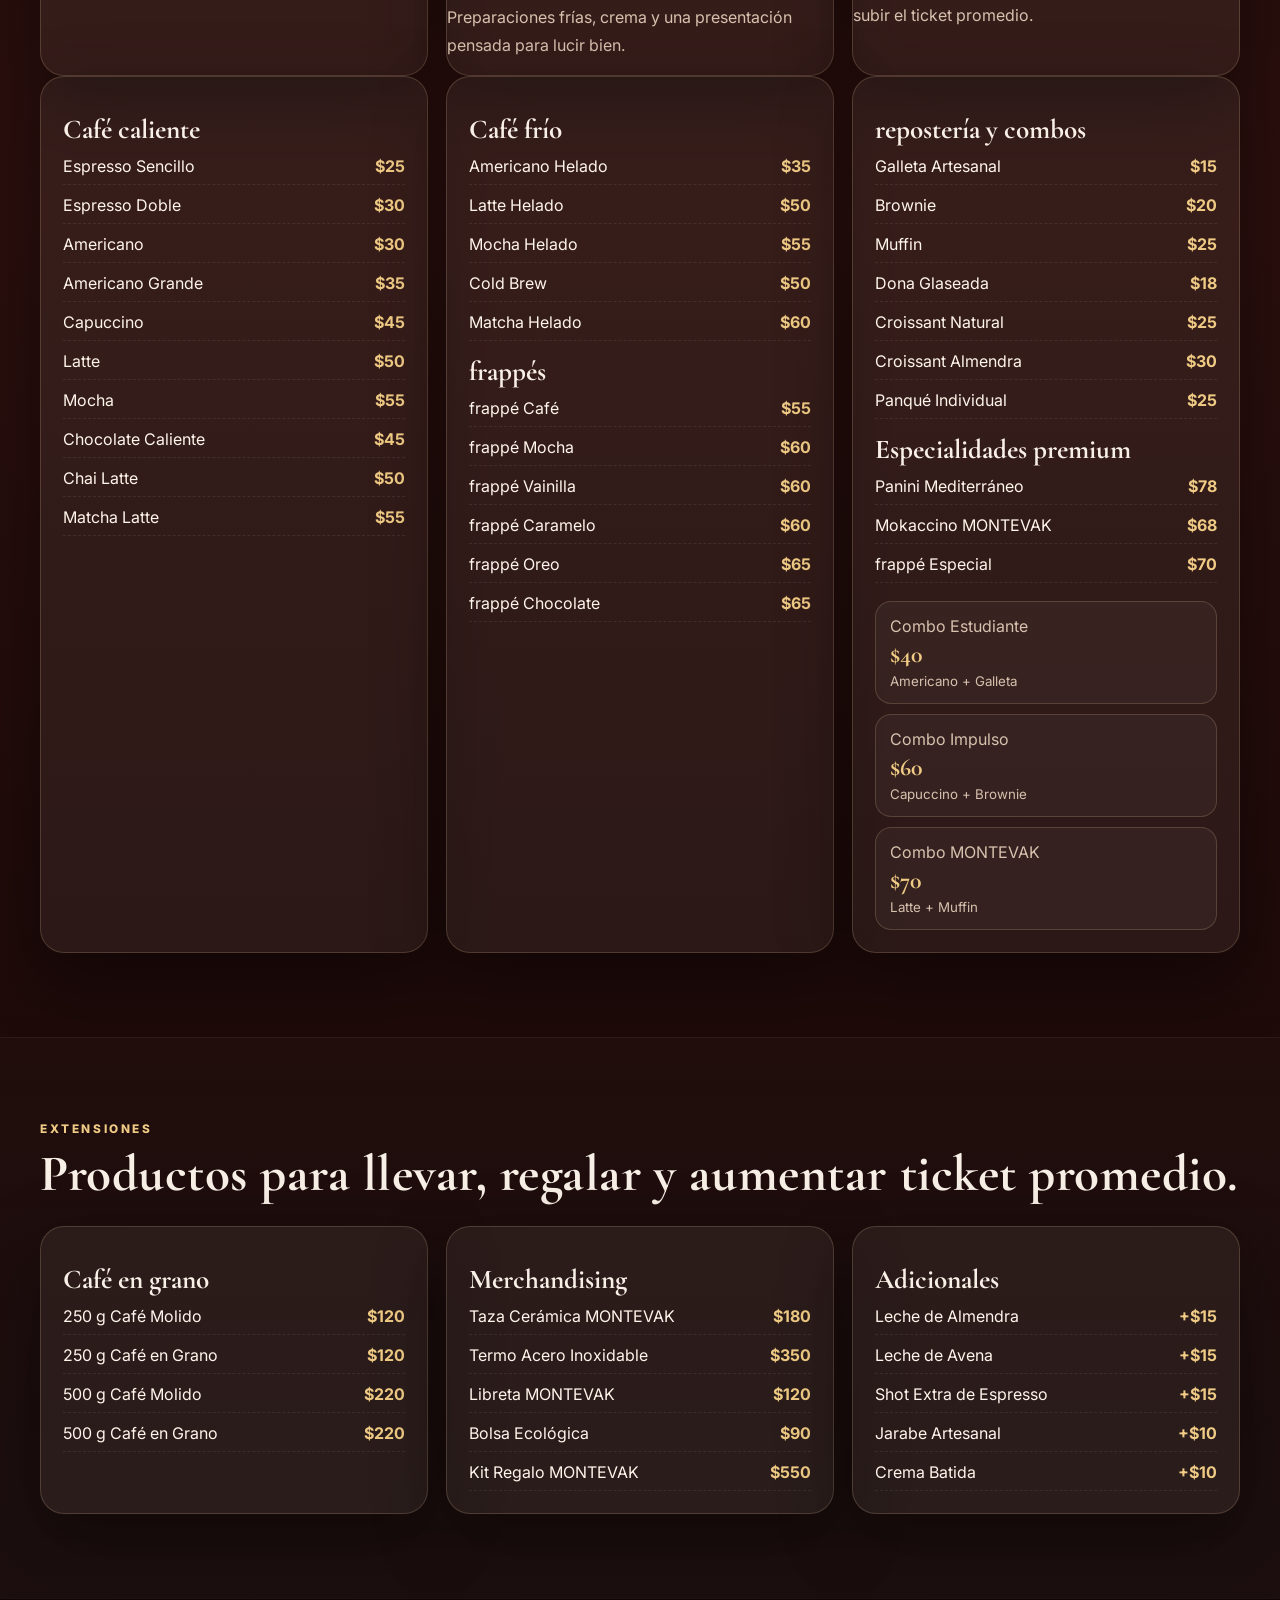
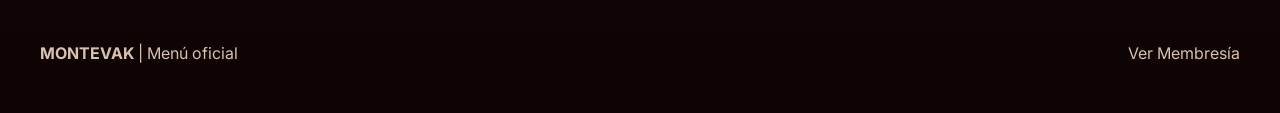
<file: menu.html>
﻿<!DOCTYPE html>
<html lang="es">
<head>
  <meta charset="UTF-8" />
  <meta name="viewport" content="width=device-width, initial-scale=1.0" />
  <title>Menú | MONTEVAK</title>
  <meta name="description" content="Carta oficial con precios, combos, merchandising y productos MONTEVAK." />
  <link rel="preconnect" href="https://fonts.googleapis.com">
  <link rel="preconnect" href="https://fonts.gstatic.com" crossorigin>
  <link href="https://fonts.googleapis.com/css2?family=Cormorant+Garamond:wght@500;600;700&family=Inter:wght@400;500;600;700;800&display=swap" rel="stylesheet">
  <link rel="stylesheet" href="styles.css" />
</head>
<body>
  <header class="site-header">
    <div class="container header-inner">
      <a class="brand" href="index.html" aria-label="Ir al inicio">
        <span class="brand-mark">M</span>
        <span class="brand-text"><strong>MONTEVAK</strong><small>Café del Monte de Calidad · El impulso que te mueve</small></span>
      </a>
      <button class="nav-toggle" type="button" aria-expanded="false" aria-controls="primary-nav">Menú</button>
      <nav id="primary-nav" class="site-nav">
        <a href="index.html">Inicio</a>
        <a href="nosotros.html">Marca</a>
        <a class="active" href="menu.html">Menú</a>
        <a href="membresia.html">Membresía</a>
        <a href="videos.html">Videos</a>
        <a href="inversionistas.html">Inversionistas</a>
        <a href="salubridad.html">Salubridad</a>
        <a href="contacto.html">Contacto</a>
      </nav>
    </div>
  </header>

  <main>
    <section class="pagehero">
      <div class="container herogrid herogridmenu">
        <div class="herocopy reveal">
          <p class="eyebrow">Carta oficial</p>
          <h1>La carta de MONTEVAK, presentada con su imagen real y sus precios oficiales.</h1>
          <p class="lead">
            Esta sección integra la carta visual compartida por la marca y una versión estructurada para navegación rápida, host y Presentación comercial.
          </p>
          <div class="hero-actions">
            <a class="btn btnprimary" href="#menuoficial">Ir a la carta</a>
            <a class="btn btnsecondary" href="contacto.html">Solicitar el PDF</a>
          </div>
        </div>
        <div class="heropanel reveal">
          <button class="postercard postercardtall" type="button" datalightbox="assets/menu-original.png" dataalt="Carta oficial de MONTEVAK">
            <img src="assets/menu-original.png" alt="Carta oficial de MONTEVAK" />
          </button>
        </div>
      </div>
    </section>

    <section class="section">
      <div class="container">
        <div class="sectionheading reveal">
          <p class="eyebrow">Vista rápida</p>
          <h2>Una carta ordenada para mostrar precios, categorías y complementos.</h2>
        </div>
        <div class="premiumgallery reveal">
          <article class="premiumcard">
            <img src="assets/menu-pastries.jpg" alt="Vitrina de repostería MONTEVAK" />
            <div>
              <h3>Repostería</h3>
              <p>Pan dulce, piezas de vitrina y antojos para acompañar la bebida.</p>
            </div>
          </article>
          <article class="premiumcard">
            <img src="assets/menu-iced-coffee.jpg" alt="Café frío MONTEVAK" />
            <div>
              <h3>Café frío</h3>
              <p>Preparaciones frías, crema y una presentación pensada para lucir bien.</p>
            </div>
          </article>
          <article class="premiumcard">
            <img src="assets/menu-panini.jpg" alt="Panini MONTEVAK" />
            <div>
              <h3>Panini</h3>
              <p>Un complemento salado para equilibrar la carta y subir el ticket promedio.</p>
            </div>
          </article>
        </div>
        <div id="menuoficial" class="menugrid">
          <article class="menucard reveal">
            <h3>Café caliente</h3>
            <ul class="pricelist">
              <li><span>Espresso Sencillo</span><strong>$25</strong></li>
              <li><span>Espresso Doble</span><strong>$30</strong></li>
              <li><span>Americano</span><strong>$30</strong></li>
              <li><span>Americano Grande</span><strong>$35</strong></li>
              <li><span>Capuccino</span><strong>$45</strong></li>
              <li><span>Latte</span><strong>$50</strong></li>
              <li><span>Mocha</span><strong>$55</strong></li>
              <li><span>Chocolate Caliente</span><strong>$45</strong></li>
              <li><span>Chai Latte</span><strong>$50</strong></li>
              <li><span>Matcha Latte</span><strong>$55</strong></li>
            </ul>
          </article>
          <article class="menucard reveal">
            <h3>Café frío</h3>
            <ul class="pricelist">
              <li><span>Americano Helado</span><strong>$35</strong></li>
              <li><span>Latte Helado</span><strong>$50</strong></li>
              <li><span>Mocha Helado</span><strong>$55</strong></li>
              <li><span>Cold Brew</span><strong>$50</strong></li>
              <li><span>Matcha Helado</span><strong>$60</strong></li>
            </ul>
            <h3>frappés</h3>
            <ul class="pricelist">
              <li><span>frappé Café</span><strong>$55</strong></li>
              <li><span>frappé Mocha</span><strong>$60</strong></li>
              <li><span>frappé Vainilla</span><strong>$60</strong></li>
              <li><span>frappé Caramelo</span><strong>$60</strong></li>
              <li><span>frappé Oreo</span><strong>$65</strong></li>
              <li><span>frappé Chocolate</span><strong>$65</strong></li>
            </ul>
          </article>
          <article class="menucard reveal">
            <h3>repostería y combos</h3>
            <ul class="pricelist">
              <li><span>Galleta Artesanal</span><strong>$15</strong></li>
              <li><span>Brownie</span><strong>$20</strong></li>
              <li><span>Muffin</span><strong>$25</strong></li>
              <li><span>Dona Glaseada</span><strong>$18</strong></li>
              <li><span>Croissant Natural</span><strong>$25</strong></li>
              <li><span>Croissant Almendra</span><strong>$30</strong></li>
              <li><span>Panqué Individual</span><strong>$25</strong></li>
            </ul>
            <h3>Especialidades premium</h3>
            <ul class="pricelist">
              <li><span>Panini Mediterráneo</span><strong>$78</strong></li>
              <li><span>Mokaccino MONTEVAK</span><strong>$68</strong></li>
              <li><span>frappé Especial</span><strong>$70</strong></li>
            </ul>
            <div class="combopanel">
              <div><span>Combo Estudiante</span><strong>$40</strong><small>Americano + Galleta</small></div>
              <div><span>Combo Impulso</span><strong>$60</strong><small>Capuccino + Brownie</small></div>
              <div><span>Combo MONTEVAK</span><strong>$70</strong><small>Latte + Muffin</small></div>
            </div>
          </article>
        </div>
      </div>
    </section>

    <section class="section sectionalt">
      <div class="container">
        <div class="sectionheading reveal">
          <p class="eyebrow">Extensiones</p>
          <h2>Productos para llevar, regalar y aumentar ticket promedio.</h2>
        </div>
        <div class="extensiongrid">
          <article class="extensioncard reveal">
            <h3>Café en grano</h3>
            <ul class="pricelist">
              <li><span>250 g Café Molido</span><strong>$120</strong></li>
              <li><span>250 g Café en Grano</span><strong>$120</strong></li>
              <li><span>500 g Café Molido</span><strong>$220</strong></li>
              <li><span>500 g Café en Grano</span><strong>$220</strong></li>
            </ul>
          </article>
          <article class="extensioncard reveal">
            <h3>Merchandising</h3>
            <ul class="pricelist">
              <li><span>Taza Cerámica MONTEVAK</span><strong>$180</strong></li>
              <li><span>Termo Acero Inoxidable</span><strong>$350</strong></li>
              <li><span>Libreta MONTEVAK</span><strong>$120</strong></li>
              <li><span>Bolsa Ecológica</span><strong>$90</strong></li>
              <li><span>Kit Regalo MONTEVAK</span><strong>$550</strong></li>
            </ul>
          </article>
          <article class="extensioncard reveal">
            <h3>Adicionales</h3>
            <ul class="pricelist">
              <li><span>Leche de Almendra</span><strong>+$15</strong></li>
              <li><span>Leche de Avena</span><strong>+$15</strong></li>
              <li><span>Shot Extra de Espresso</span><strong>+$15</strong></li>
              <li><span>Jarabe Artesanal</span><strong>+$10</strong></li>
              <li><span>Crema Batida</span><strong>+$10</strong></li>
            </ul>
          </article>
        </div>
      </div>
    </section>
  </main>

  <footer class="sitefooter">
    <div class="container footerinner">
      <p><strong>MONTEVAK</strong> | Menú oficial</p>
      <p><a href="videos.html">Ver Membresía</a></p>
    </div>
  </footer>

  <script src="script.js"></script>
</body>
</html>
</file>
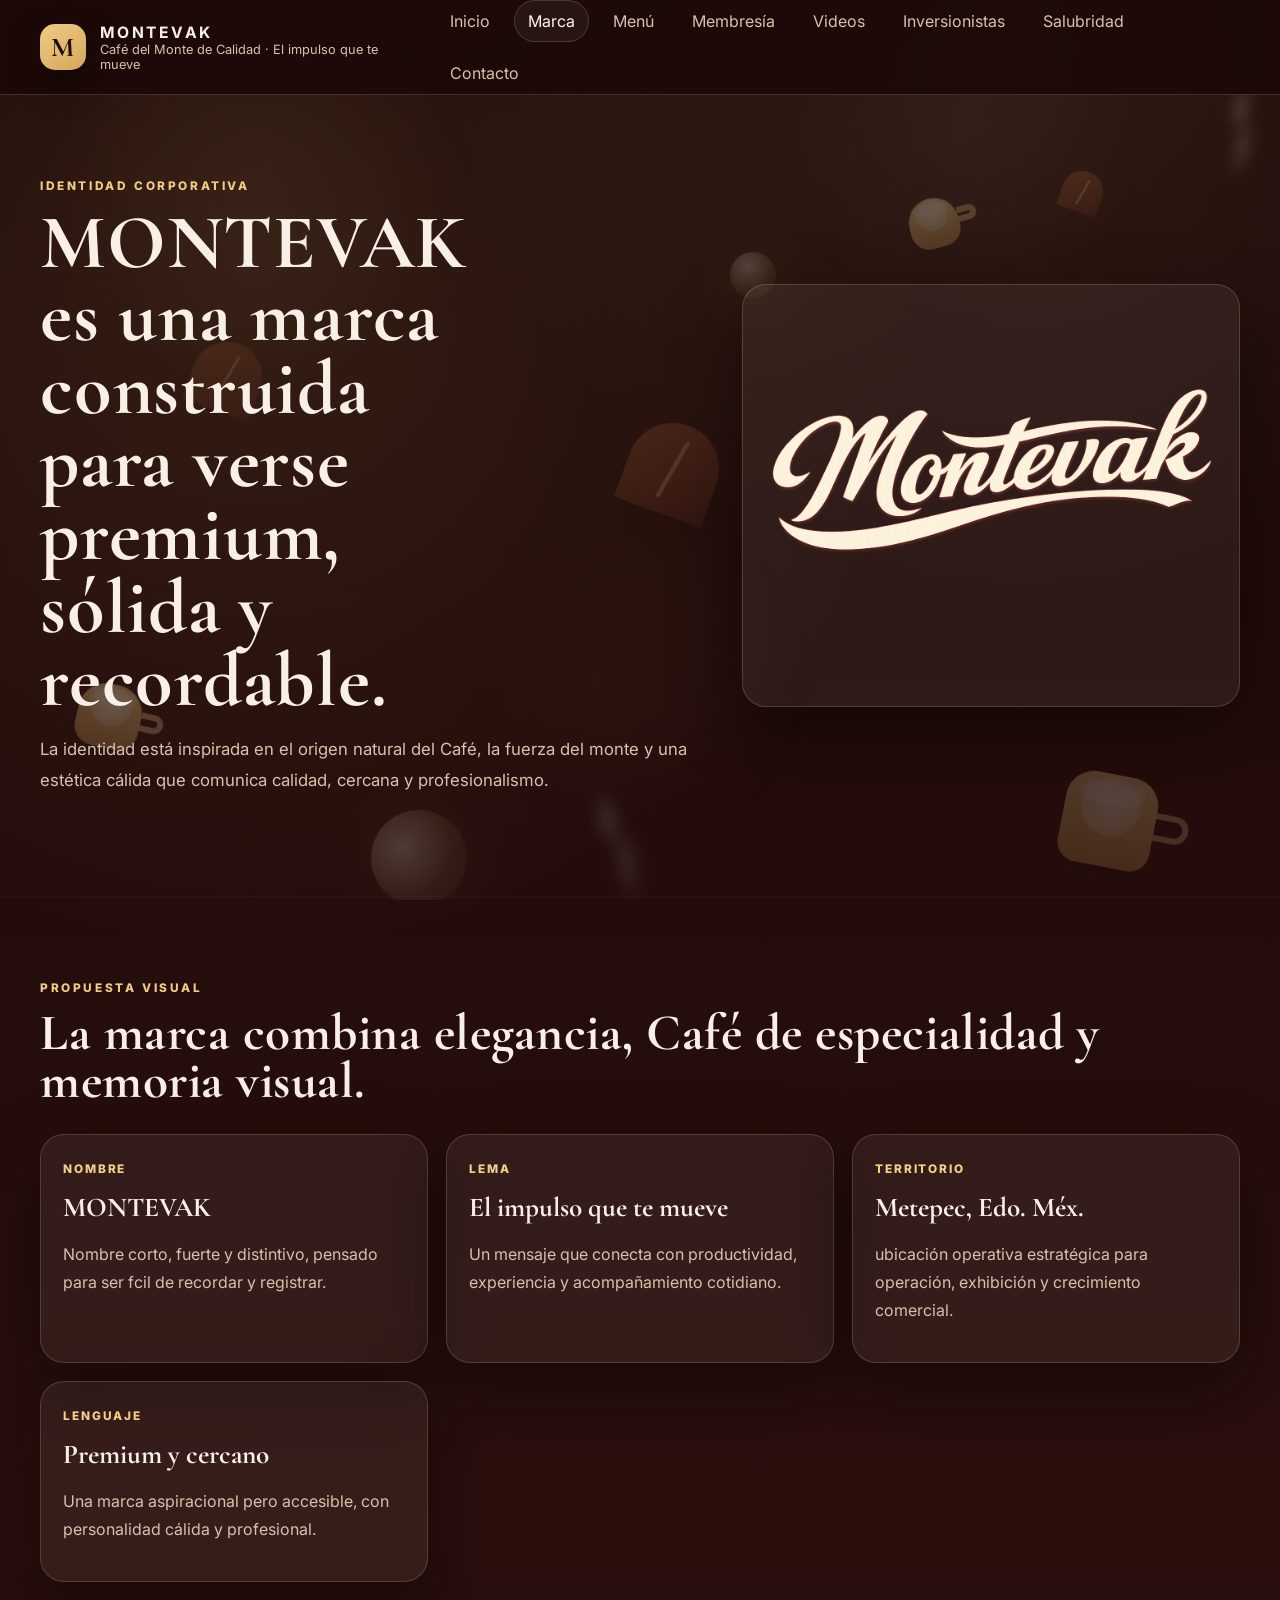
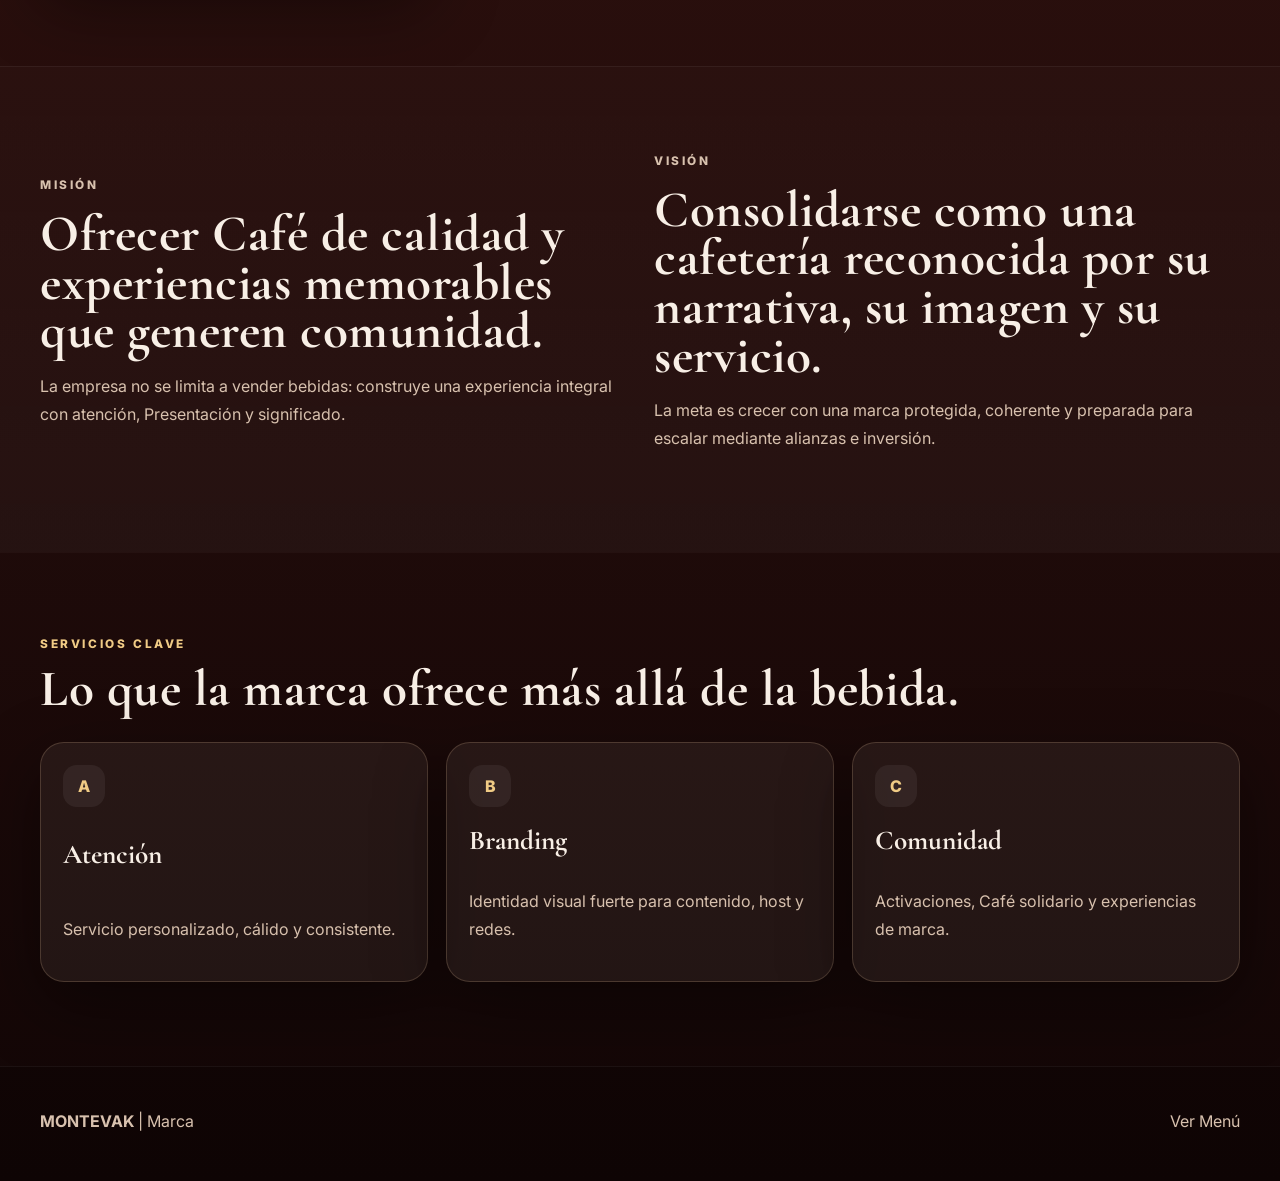
<file: nosotros.html>
﻿<!DOCTYPE html>
<html lang="es">
<head>
  <meta charset="UTF-8" />
  <meta name="viewport" content="width=device-width, initial-scale=1.0" />
  <title>Marca | MONTEVAK</title>
  <meta name="description" content="Identidad corporativa, historia, visión y propuesta de valor de MONTEVAK." />
  <link rel="preconnect" href="https://fonts.googleapis.com">
  <link rel="preconnect" href="https://fonts.gstatic.com" crossorigin>
  <link href="https://fonts.googleapis.com/css2?family=Cormorant+Garamond:wght@500;600;700&family=Inter:wght@400;500;600;700;800&display=swap" rel="stylesheet">
  <link rel="stylesheet" href="styles.css" />
</head>
<body>
  <header class="site-header">
    <div class="container header-inner">
      <a class="brand" href="index.html" aria-label="Ir al inicio">
        <span class="brand-mark">M</span>
        <span class="brand-text"><strong>MONTEVAK</strong><small>Café del Monte de Calidad · El impulso que te mueve</small></span>
      </a>
      <button class="nav-toggle" type="button" aria-expanded="false" aria-controls="primary-nav">Menú</button>
      <nav id="primary-nav" class="site-nav">
        <a href="index.html">Inicio</a>
        <a class="active" href="nosotros.html">Marca</a>
        <a href="menu.html">Menú</a>
        <a href="membresia.html">Membresía</a>
        <a href="videos.html">Videos</a>
        <a href="inversionistas.html">Inversionistas</a>
        <a href="salubridad.html">Salubridad</a>
        <a href="contacto.html">Contacto</a>
      </nav>
    </div>
  </header>

  <main>
    <section class="pagehero">
      <div class="container herogrid herogridbrand">
        <div class="herocopy reveal">
          <p class="eyebrow">Identidad corporativa</p>
          <h1>MONTEVAK es una marca construida para verse premium, sólida y recordable.</h1>
          <p class="lead">
            La identidad está inspirada en el origen natural del Café, la fuerza del monte y una estética cálida que comunica calidad, cercana y profesionalismo.
          </p>
        </div>
        <div class="heropanel reveal">
          <button class="postercard postercardwide" type="button" datalightbox="assets/logo-original.png" dataalt="Logo oficial de MONTEVAK">
            <img src="assets/logo-original.png" alt="Logo oficial de MONTEVAK" />
          </button>
        </div>
      </div>
    </section>

    <section class="section">
      <div class="container">
        <div class="sectionheading reveal">
          <p class="eyebrow">Propuesta visual</p>
          <h2>La marca combina elegancia, Café de especialidad y memoria visual.</h2>
        </div>
        <div class="identitygrid">
          <article class="identitycard reveal">
            <span>Nombre</span>
            <h3>MONTEVAK</h3>
            <p>Nombre corto, fuerte y distintivo, pensado para ser fcil de recordar y registrar.</p>
          </article>
          <article class="identitycard reveal">
            <span>Lema</span>
            <h3>El impulso que te mueve</h3>
            <p>Un mensaje que conecta con productividad, experiencia y acompañamiento cotidiano.</p>
          </article>
          <article class="identitycard reveal">
            <span>Territorio</span>
            <h3>Metepec, Edo. Méx.</h3>
            <p>ubicación operativa estratégica para operación, exhibición y crecimiento comercial.</p>
          </article>
          <article class="identitycard reveal">
            <span>Lenguaje</span>
            <h3>Premium y cercano</h3>
            <p>Una marca aspiracional pero accesible, con personalidad cálida y profesional.</p>
          </article>
        </div>
      </div>
    </section>

    <section class="section sectionalt">
      <div class="container split">
        <div class="splitcopy reveal">
          <p class="eyebrow">Misión</p>
          <h2>Ofrecer Café de calidad y experiencias memorables que generen comunidad.</h2>
          <p>La empresa no se limita a vender bebidas: construye una experiencia integral con atención, Presentación y significado.</p>
        </div>
        <div class="splitcopy reveal">
          <p class="eyebrow">visión</p>
          <h2>Consolidarse como una cafetería reconocida por su narrativa, su imagen y su servicio.</h2>
          <p>La meta es crecer con una marca protegida, coherente y preparada para escalar mediante alianzas e inversión.</p>
        </div>
      </div>
    </section>

    <section class="section">
      <div class="container">
        <div class="sectionheading reveal">
          <p class="eyebrow">Servicios clave</p>
          <h2>Lo que la marca ofrece más allá de la bebida.</h2>
        </div>
        <div class="featuregrid">
          <article class="featurecard reveal"><span class="featureicon">A</span><h3>Atención</h3><p>Servicio personalizado, cálido y consistente.</p></article>
          <article class="featurecard reveal"><span class="featureicon">B</span><h3>Branding</h3><p>Identidad visual fuerte para contenido, host y redes.</p></article>
          <article class="featurecard reveal"><span class="featureicon">C</span><h3>Comunidad</h3><p>Activaciones, Café solidario y experiencias de marca.</p></article>
        </div>
      </div>
    </section>
  </main>

  <footer class="sitefooter">
    <div class="container footerinner">
      <p><strong>MONTEVAK</strong> | Marca</p>
      <p><a href="menu.html">Ver Menú</a></p>
    </div>
  </footer>

  <script src="script.js"></script>
</body>
</html>
</file>
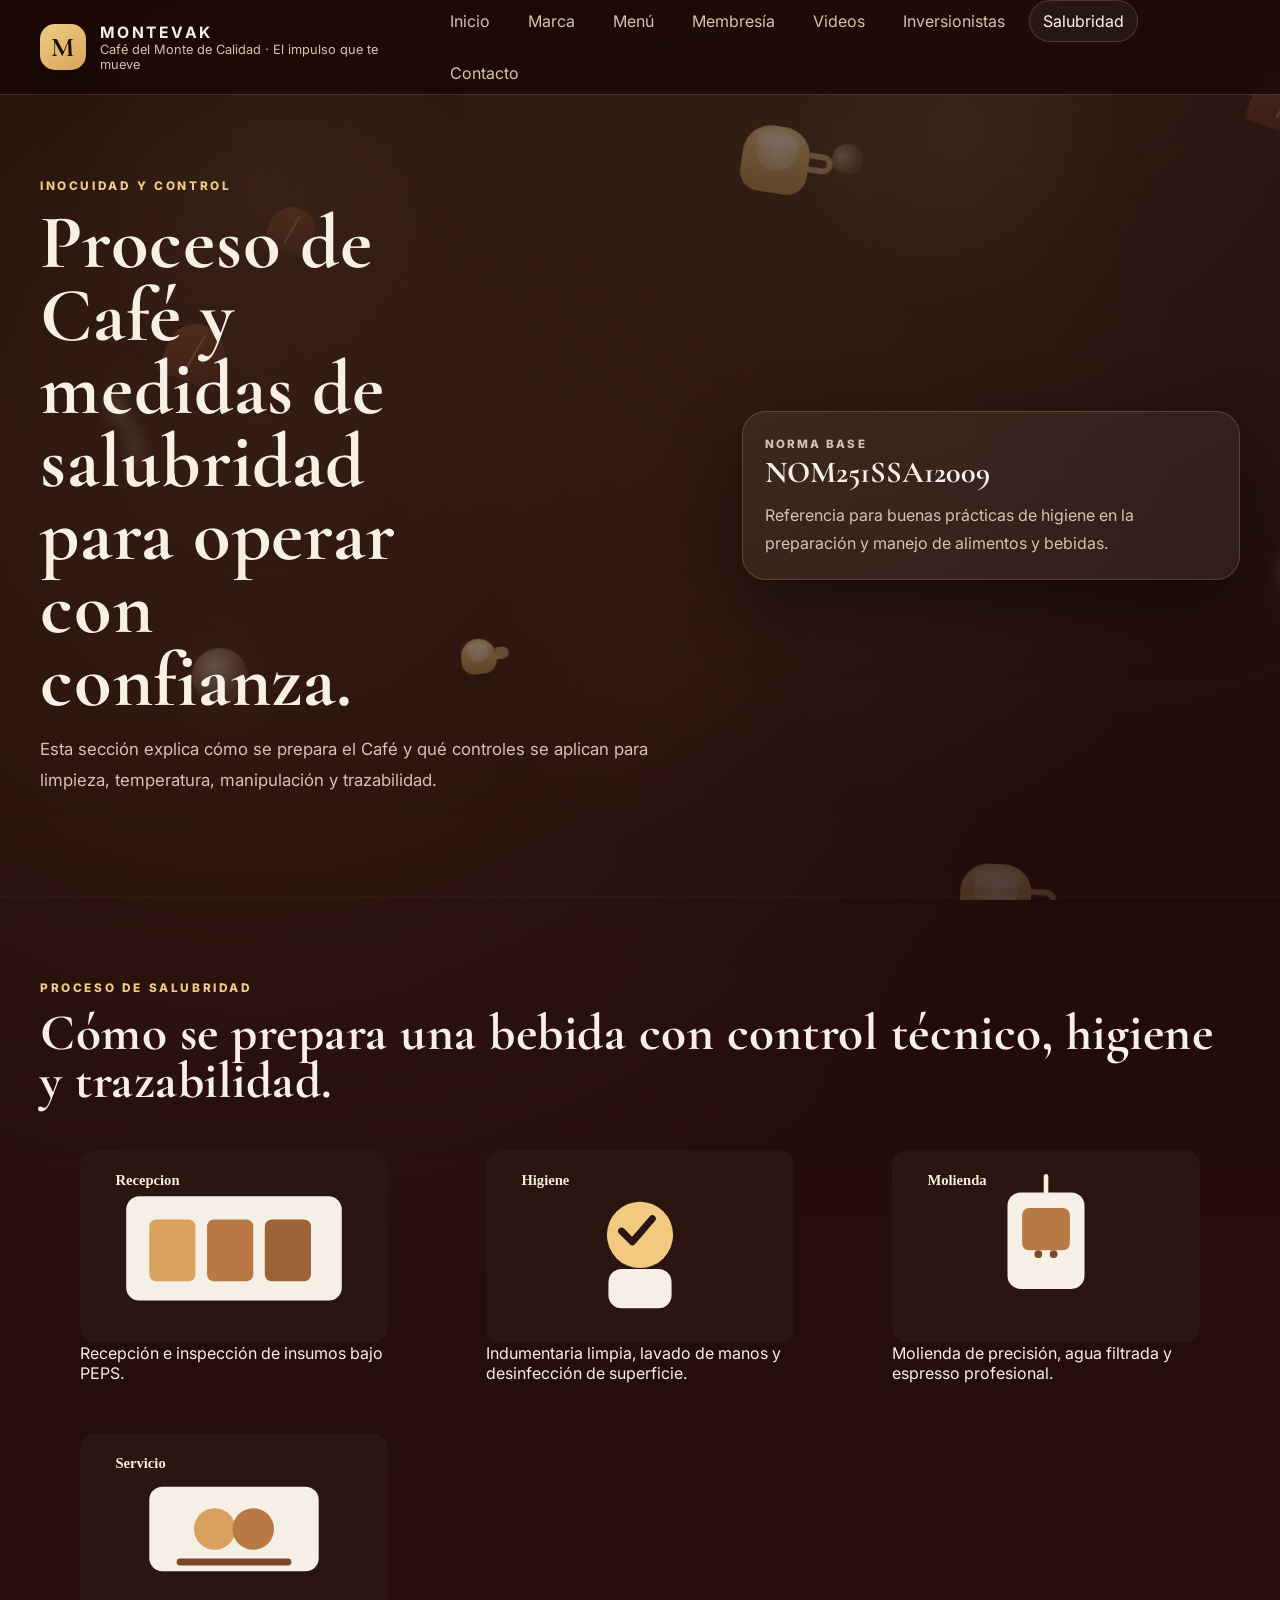
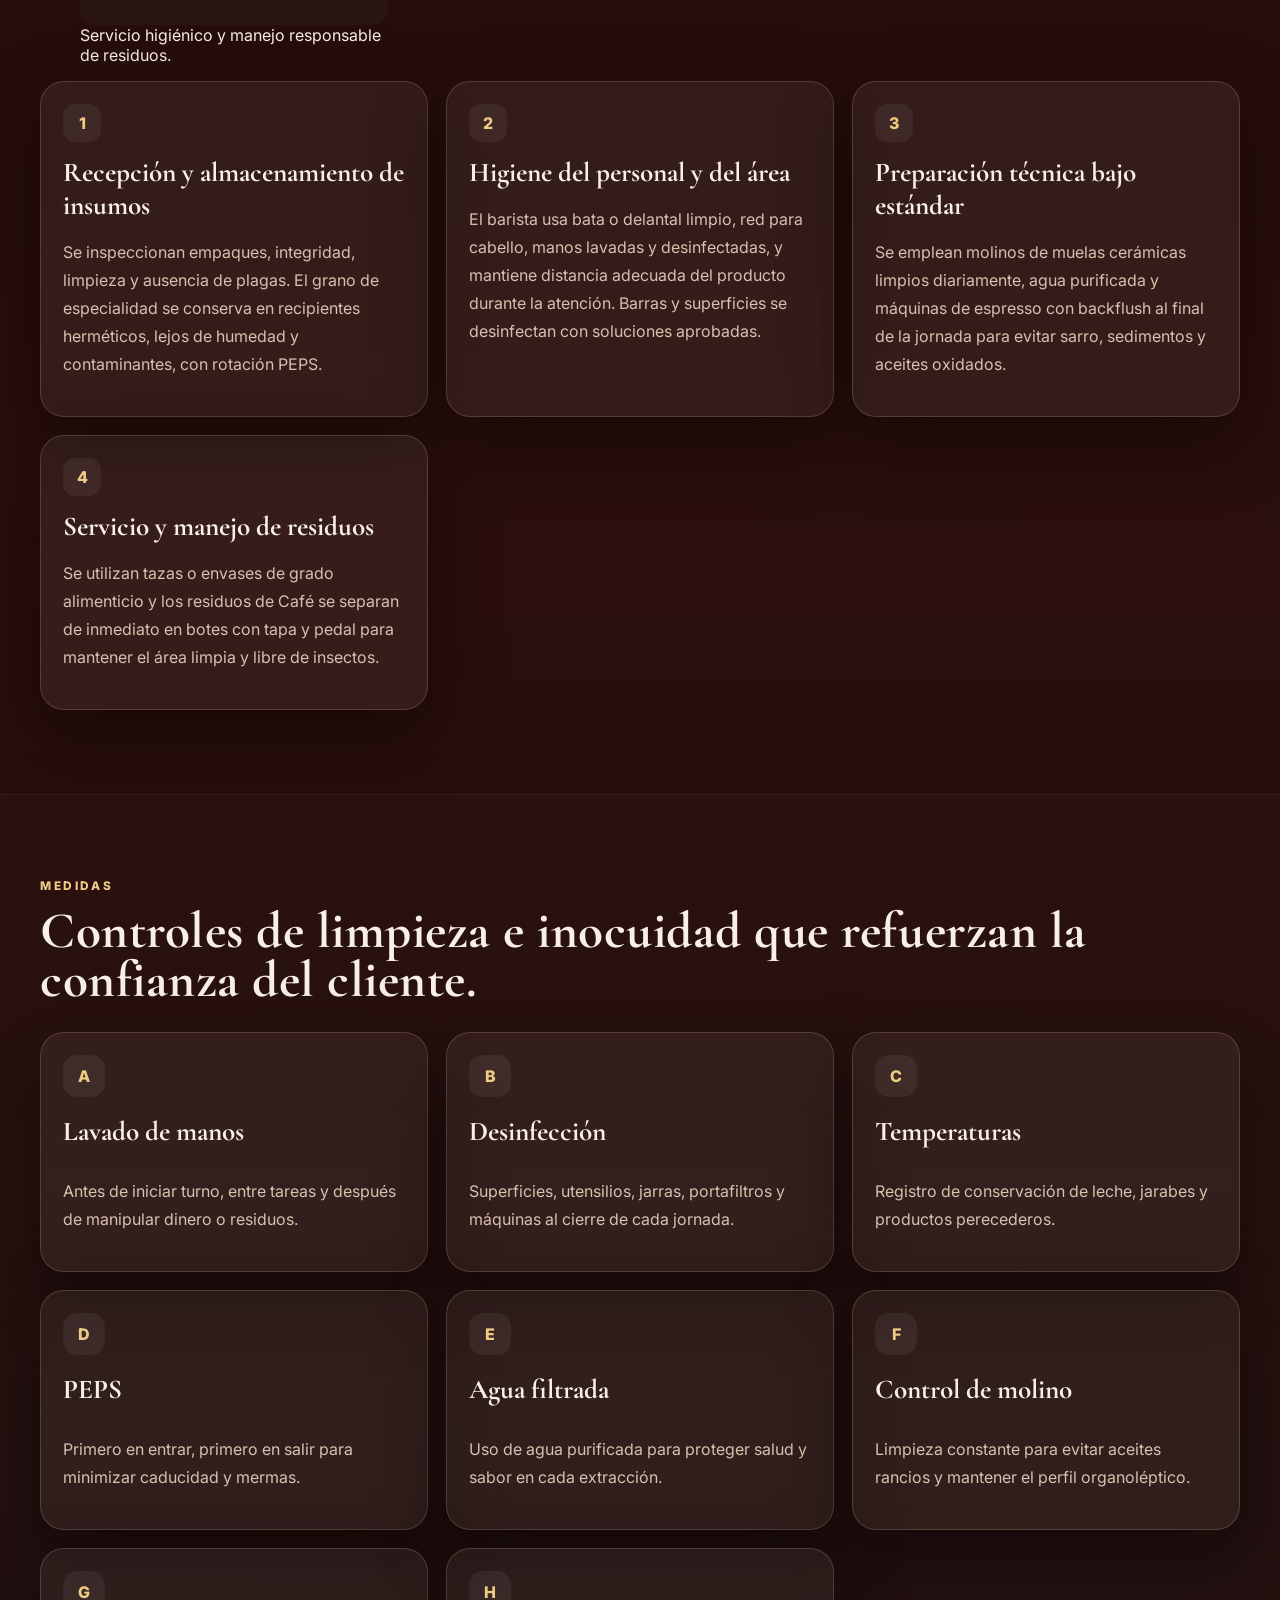
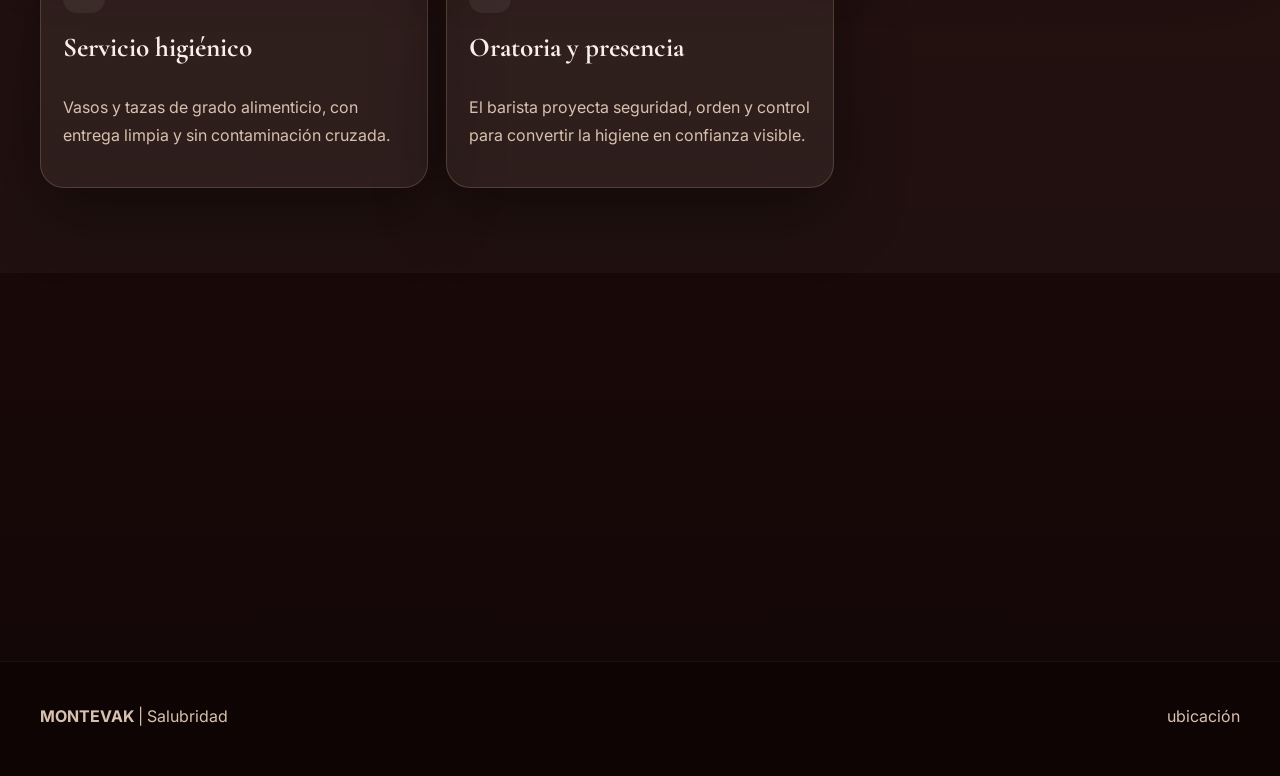
<file: salubridad.html>
﻿<!DOCTYPE html>
<html lang="es">
<head>
  <meta charset="UTF-8" />
  <meta name="viewport" content="width=device-width, initial-scale=1.0" />
  <title>Salubridad | MONTEVAK</title>
  <meta name="description" content="Proceso de preparación del Café, medidas de salubridad e inocuidad de MONTEVAK." />
  <link rel="preconnect" href="https://fonts.googleapis.com">
  <link rel="preconnect" href="https://fonts.gstatic.com" crossorigin>
  <link href="https://fonts.googleapis.com/css2?family=Cormorant+Garamond:wght@500;600;700&family=Inter:wght@400;500;600;700;800&display=swap" rel="stylesheet">
  <link rel="stylesheet" href="styles.css" />
</head>
<body>
  <header class="site-header">
    <div class="container header-inner">
      <a class="brand" href="index.html" aria-label="Ir al inicio">
        <span class="brand-mark">M</span>
        <span class="brand-text"><strong>MONTEVAK</strong><small>Café del Monte de Calidad · El impulso que te mueve</small></span>
      </a>
      <button class="nav-toggle" type="button" aria-expanded="false" aria-controls="primary-nav">Menú</button>
      <nav id="primary-nav" class="site-nav">
        <a href="index.html">Inicio</a>
        <a href="nosotros.html">Marca</a>
        <a href="menu.html">Menú</a>
        <a href="membresia.html">Membresía</a>
        <a href="videos.html">Videos</a>
        <a href="inversionistas.html">Inversionistas</a>
        <a class="active" href="salubridad.html">Salubridad</a>
        <a href="contacto.html">Contacto</a>
      </nav>
    </div>
  </header>

  <main>
    <section class="pagehero">
      <div class="container herogrid herogridsafety">
        <div class="herocopy reveal">
          <p class="eyebrow">Inocuidad y control</p>
          <h1>Proceso de Café y medidas de salubridad para operar con confianza.</h1>
          <p class="lead">
            Esta sección explica cómo se prepara el Café y qué controles se aplican para limpieza, temperatura, manipulación y trazabilidad.
          </p>
        </div>
        <div class="heropanel reveal">
          <article class="glasscard">
            <p class="card-label">Norma base</p>
            <h2>NOM251SSA12009</h2>
            <p>Referencia para buenas prácticas de higiene en la preparación y manejo de alimentos y bebidas.</p>
          </article>
        </div>
      </div>
    </section>

    <section class="section">
      <div class="container">
        <div class="sectionheading reveal">
          <p class="eyebrow">Proceso de salubridad</p>
          <h2>Cómo se prepara una bebida con control técnico, higiene y trazabilidad.</h2>
        </div>
        <div class="hygienegallery">
          <figure class="hygienefigure reveal">
            <img src="assets/salubridad-recepcion.svg" alt="Recepción y almacenamiento de insumos" />
            <figcaption>Recepción e inspección de insumos bajo PEPS.</figcaption>
          </figure>
          <figure class="hygienefigure reveal">
            <img src="assets/salubridad-higiene.svg" alt="Higiene del personal y del área" />
            <figcaption>Indumentaria limpia, lavado de manos y desinfección de superficie.</figcaption>
          </figure>
          <figure class="hygienefigure reveal">
            <img src="assets/salubridad-molienda.svg" alt="Molienda y extracción del Café" />
            <figcaption>Molienda de precisión, agua filtrada y espresso profesional.</figcaption>
          </figure>
          <figure class="hygienefigure reveal">
            <img src="assets/salubridad-servicio.svg" alt="Servicio y manejo de residuos" />
            <figcaption>Servicio higiénico y manejo responsable de residuos.</figcaption>
          </figure>
        </div>
        <div class="stepsgrid">
          <article class="stepcard reveal"><span>1</span><h3>Recepción y almacenamiento de insumos</h3><p>Se inspeccionan empaques, integridad, limpieza y ausencia de plagas. El grano de especialidad se conserva en recipientes herméticos, lejos de humedad y contaminantes, con rotación PEPS.</p></article>
          <article class="stepcard reveal"><span>2</span><h3>Higiene del personal y del área</h3><p>El barista usa bata o delantal limpio, red para cabello, manos lavadas y desinfectadas, y mantiene distancia adecuada del producto durante la atención. Barras y superficies se desinfectan con soluciones aprobadas.</p></article>
          <article class="stepcard reveal"><span>3</span><h3>Preparación técnica bajo estándar</h3><p>Se emplean molinos de muelas cerámicas limpios diariamente, agua purificada y máquinas de espresso con backflush al final de la jornada para evitar sarro, sedimentos y aceites oxidados.</p></article>
          <article class="stepcard reveal"><span>4</span><h3>Servicio y manejo de residuos</h3><p>Se utilizan tazas o envases de grado alimenticio y los residuos de Café se separan de inmediato en botes con tapa y pedal para mantener el área limpia y libre de insectos.</p></article>
        </div>
      </div>
    </section>

    <section class="section sectionalt" id="higiene">
      <div class="container">
        <div class="sectionheading reveal">
          <p class="eyebrow">Medidas</p>
          <h2>Controles de limpieza e inocuidad que refuerzan la confianza del cliente.</h2>
        </div>
        <div class="featuregrid">
          <article class="featurecard reveal"><span class="featureicon">A</span><h3>Lavado de manos</h3><p>Antes de iniciar turno, entre tareas y después de manipular dinero o residuos.</p></article>
          <article class="featurecard reveal"><span class="featureicon">B</span><h3>Desinfección</h3><p>Superficies, utensilios, jarras, portafiltros y máquinas al cierre de cada jornada.</p></article>
          <article class="featurecard reveal"><span class="featureicon">C</span><h3>Temperaturas</h3><p>Registro de conservación de leche, jarabes y productos perecederos.</p></article>
          <article class="featurecard reveal"><span class="featureicon">D</span><h3>PEPS</h3><p>Primero en entrar, primero en salir para minimizar caducidad y mermas.</p></article>
          <article class="featurecard reveal"><span class="featureicon">E</span><h3>Agua filtrada</h3><p>Uso de agua purificada para proteger salud y sabor en cada extracción.</p></article>
          <article class="featurecard reveal"><span class="featureicon">F</span><h3>Control de molino</h3><p>Limpieza constante para evitar aceites rancios y mantener el perfil organoléptico.</p></article>
          <article class="featurecard reveal"><span class="featureicon">G</span><h3>Servicio higiénico</h3><p>Vasos y tazas de grado alimenticio, con entrega limpia y sin contaminación cruzada.</p></article>
          <article class="featurecard reveal"><span class="featureicon">H</span><h3>Oratoria y presencia</h3><p>El barista proyecta seguridad, orden y control para convertir la higiene en confianza visible.</p></article>
        </div>
      </div>
    </section>

    <section class="section">
      <div class="container split">
        <div class="splitcopy reveal">
          <p class="eyebrow">Buenas prácticas</p>
          <h2>Salubridad como parte de la marca, no como un extra.</h2>
          <p>Un negocio de alimentos se vuelve más confiable cuando el cliente ve orden, limpieza y consistencia desde la barra.</p>
        </div>
        <div class="split-panel reveal">
          <div class="checklist-card">
            <ul class="checklist">
              <li>Capacitación del personal en manipulación de alimentos.</li>
              <li>Bitácora de limpieza por turno.</li>
              <li>Revisión visual de insumos antes del servicio.</li>
              <li>Área de preparación separada del punto de cobro.</li>
              <li>Registros internos para trazabilidad y auditoría.</li>
            </ul>
          </div>
        </div>
      </div>
    </section>
  </main>

  <footer class="sitefooter">
    <div class="container footerinner">
      <p><strong>MONTEVAK</strong> | Salubridad</p>
      <p><a href="contacto.html">ubicación</a></p>
    </div>
  </footer>

  <script src="script.js"></script>
</body>
</html>
</file>
<file: styles.css>
﻿:root {
  --bg: #1b0908;
  --bg2: #2a0f0d;
  --bg3: #120606;
  --panel: rgba(255, 244, 229, 0.06);
  --panel-strong: rgba(255, 244, 229, 0.12);
  --line: rgba(255, 214, 170, 0.18);
  --text: #f8efe6;
  --muted: #d8c1ae;
  --gold: #d6a65a;
  --gold-2: #f0cb85;
  --cream: #fff5eb;
  --shadow: 0 24px 70px rgba(0, 0, 0, 0.42);
  --radius: 24px;
  --container: 1200px;
}

*,
*::before,
*::after {
  box-sizing: border-box;
}

html {
  scroll-behavior: smooth;
}

body {
  margin: 0;
  font-family: "Inter", system-ui, sans-serif;
  color: var(--text);
  background:
    radial-gradient(circle at 20% 10%, rgba(214, 166, 90, 0.12), transparent 25%),
    radial-gradient(circle at 80% 0%, rgba(240, 203, 133, 0.1), transparent 20%),
    linear-gradient(180deg, var(--bg) 0%, var(--bg2) 55%, var(--bg3) 100%);
}

body::before {
  content: "";
  position: fixed;
  inset: 0;
  pointer-events: none;
  background:
    radial-gradient(circle at 20% 20%, rgba(255, 214, 170, 0.04), transparent 18%),
    radial-gradient(circle at 75% 15%, rgba(255, 244, 229, 0.03), transparent 16%),
    radial-gradient(circle at 50% 75%, rgba(255, 214, 170, 0.025), transparent 20%);
  z-index: 0;
}

body > :not(.ambient-scene) {
  position: relative;
  z-index: 1;
}

a {
  color: inherit;
  text-decoration: none;
}

img,
iframe,
video {
  display: block;
  max-width: 100%;
}

button,
input,
textarea {
  font: inherit;
}

.container {
  width: min(calc(100% - 32px), var(--container));
  margin: 0 auto;
}

.site-header {
  position: sticky;
  top: 0;
  z-index: 50;
  background: rgba(27, 9, 8, 0.86);
  backdrop-filter: blur(16px);
  border-bottom: 1px solid var(--line);
}

.header-inner {
  min-height: 82px;
  display: flex;
  align-items: center;
  justify-content: space-between;
  gap: 16px;
}

.brand {
  display: flex;
  align-items: center;
  gap: 14px;
}

.brand-mark {
  width: 46px;
  height: 46px;
  border-radius: 15px;
  display: grid;
  place-items: center;
  color: #1e0d08;
  background: linear-gradient(145deg, var(--gold-2), var(--gold));
  font-family: "Cormorant Garamond", serif;
  font-size: 1.7rem;
  font-weight: 700;
  box-shadow: 0 14px 35px rgba(0, 0, 0, 0.35);
}

.brand-text {
  display: grid;
}

.brand-text strong {
  font-size: 0.98rem;
  letter-spacing: 0.16em;
  text-transform: uppercase;
}

.brand-text small {
  color: var(--muted);
  font-size: 0.8rem;
}

.site-nav {
  display: flex;
  align-items: center;
  flex-wrap: wrap;
  gap: 10px;
}

.site-nav a {
  color: var(--muted);
  padding: 10px 13px;
  border-radius: 999px;
  transition: 0.2s ease;
  border: 1px solid transparent;
}

.site-nav a:hover,
.site-nav a.active {
  color: var(--cream);
  background: rgba(255, 255, 255, 0.05);
  border-color: var(--line);
}

.nav-toggle {
  display: none;
  color: var(--text);
  background: rgba(255, 255, 255, 0.05);
  border: 1px solid var(--line);
  border-radius: 999px;
  padding: 10px 16px;
}

.hero,
.pagehero,
.page-hero,
.section {
  position: relative;
  padding: 84px 0;
}

.hero,
.pagehero,
.page-hero {
  overflow: hidden;
}

.hero-grid,
.herogrid,
.split,
.contactgrid {
  display: grid;
  gap: 28px;
}

.hero-grid,
.herogrid,
.hero-grid-brand,
.hero-grid-menu,
.hero-grid-plan,
.hero-grid-invest,
.hero-grid-safety,
.hero-grid-video,
.herogridbrand,
.herogridmenu,
.herogridplan,
.herogridinvest,
.herogridsafety,
.herogridvideo {
  grid-template-columns: 1.15fr 0.85fr;
  align-items: center;
}

.hero-grid,
.herogrid {
  grid-template-columns: 1.15fr 0.85fr;
}

.container .herogrid,
.container .hero-grid {
  align-items: center;
}

.herocopy h1,
.page-hero h1,
.sectionheading h2,
.split-copy h2,
.splitcopy h2 {
  margin: 0;
  font-family: "Cormorant Garamond", serif;
  line-height: 0.95;
  letter-spacing: 0.01em;
}

.herocopy h1 {
  font-size: clamp(3rem, 6vw, 5.85rem);
  max-width: 11ch;
}

.page-hero h1,
.sectionheading h2,
.split-copy h2,
.splitcopy h2 {
  font-size: clamp(2.2rem, 4vw, 4rem);
}

.eyebrow {
  margin: 0 0 14px;
  color: var(--gold-2);
  text-transform: uppercase;
  letter-spacing: 0.22em;
  font-size: 0.74rem;
  font-weight: 800;
}

.lead {
  color: var(--muted);
  font-size: 1.05rem;
  line-height: 1.8;
  max-width: 63ch;
}

.hero-actions {
  display: flex;
  flex-wrap: wrap;
  gap: 12px;
  margin: 26px 0;
}

.btn {
  min-height: 50px;
  display: inline-flex;
  align-items: center;
  justify-content: center;
  padding: 0 18px;
  border-radius: 999px;
  border: 1px solid transparent;
  transition: transform 0.2s ease, background 0.2s ease, border-color 0.2s ease;
}

.btn:hover {
  transform: translateY(1px);
}

.btnprimary {
  background: linear-gradient(135deg, var(--gold-2), var(--gold));
  color: #2d140b;
  font-weight: 800;
}

.btnsecondary {
  color: var(--cream);
  background: rgba(255, 255, 255, 0.04);
  border-color: var(--line);
}

.hero-stats {
  display: grid;
  grid-template-columns: repeat(4, minmax(0, 1fr));
  gap: 12px;
}

.hero-stats > div,
.minigrid > div {
  padding: 16px;
  border-radius: 18px;
  background: rgba(255, 255, 255, 0.04);
  border: 1px solid var(--line);
}

.hero-stats strong,
.minigrid strong {
  display: block;
  font-size: 2rem;
  color: var(--gold-2);
}

.hero-stats span,
.minigrid span {
  color: var(--muted);
  font-size: 0.88rem;
}

.heroorb {
  position: absolute;
  border-radius: 999px;
  filter: blur(10px);
  pointer-events: none;
}

.heroorba {
  top: 120px;
  right: 100px;
  width: 360px;
  height: 360px;
  background: rgba(214, 166, 90, 0.14);
}

.heroorbb {
  bottom: 120px;
  left: 100px;
  width: 280px;
  height: 280px;
  background: rgba(240, 203, 133, 0.08);
}

.heropanel {
  display: grid;
  gap: 18px;
}

.postercard,
.videocard,
.premiumcard,
.glasscard,
.glass-card,
.featurecard,
.feature-card,
.promocard,
.menucard,
.extensioncard,
.plancard,
.investcard,
.allocationcard,
.paymentcard,
.contactcard,
.contact-form,
.contactform,
.split-panel,
.quotecard,
.ticket-strip,
.identitycard,
.stepcard,
.premiumcard,
.videocard,
.mapcard,
.checklist-card {
  background: var(--panel);
  border: 1px solid var(--line);
  border-radius: var(--radius);
  box-shadow: var(--shadow);
}

.postercard {
  padding: 0;
  overflow: hidden;
  cursor: zoom-in;
  transition: transform 0.2s ease, box-shadow 0.2s ease;
  transform-style: preserve-3d;
}

.postercard img {
  width: 100%;
  height: auto;
}

.postercardwide img {
  aspect-ratio: 1.18 / 1;
  object-fit: cover;
}

.postercardtall img {
  aspect-ratio: 0.9 / 1.1;
  object-fit: cover;
}

.herocardstack {
  display: grid;
  gap: 14px;
}

.hero-canvas {
  position: relative;
  overflow: hidden;
}

.hero-canvas::after {
  content: "";
  position: absolute;
  inset: 0;
  background:
    linear-gradient(135deg, rgba(255, 255, 255, 0.06), transparent 40%),
    linear-gradient(225deg, rgba(214, 166, 90, 0.08), transparent 50%);
  pointer-events: none;
}

.glasscard,
.glass-card {
  padding: 22px;
}

.glasscard h2,
.glass-card h2 {
  margin: 0 0 10px;
  font-family: "Cormorant Garamond", serif;
  font-size: 1.9rem;
}

.glasscard p,
.glass-card p {
  margin: 0;
  color: var(--muted);
  line-height: 1.75;
}

.card-label {
  margin: 0 0 12px;
  text-transform: uppercase;
  letter-spacing: 0.18em;
  color: #f4d28b;
  font-size: 0.72rem;
  font-weight: 800;
}

.section {
  border-top: 1px solid rgba(255, 255, 255, 0.03);
}

.sectionalt {
  background: linear-gradient(180deg, rgba(255, 255, 255, 0.015), rgba(255, 255, 255, 0.035));
}

.sectionheading {
  margin-bottom: 28px;
}

.featuregrid,
.cardgrid,
.menu-grid,
.menugrid,
.premiumgallery,
.premiumgallery,
.extensiongrid,
.plangrid,
.investgrid,
.allocationgrid,
.identitygrid,
.stepsgrid,
.video-gallery,
.videogallery,
.hygiene-gallery,
.hygienegallery {
  display: grid;
  gap: 18px;
}

.featuregrid,
.cardgrid,
.menu-grid,
.menugrid,
.premiumgallery,
.video-gallery,
.videogallery,
.extensiongrid,
.plangrid,
.investgrid,
.allocationgrid,
.identitygrid,
.stepsgrid,
.hygiene-gallery,
.hygienegallery {
  grid-template-columns: repeat(3, minmax(0, 1fr));
}

.premiumgallery,
.videogallery,
.hygienegallery {
  grid-template-columns: repeat(3, minmax(0, 1fr));
}

.video-stage {
  display: grid;
  gap: 20px;
  grid-template-columns: 1.2fr 0.8fr;
  align-items: start;
}

.video-player {
  overflow: hidden;
}

.video-player video {
  width: 100%;
  aspect-ratio: 16 / 9;
  object-fit: cover;
  background: #120606;
}

.video-player .video-caption {
  padding: 18px 20px 22px;
}

.video-player .video-caption h3 {
  margin: 0 0 8px;
  font-family: "Cormorant Garamond", serif;
  font-size: 1.9rem;
}

.video-tiles {
  display: grid;
  gap: 14px;
}

.video-tiles .videocard {
  overflow: hidden;
}

.video-tiles .videocard img {
  width: 100%;
  aspect-ratio: 4 / 3;
  object-fit: cover;
}

.featurecard,
.feature-card,
.promocard,
.menucard,
.extensioncard,
.plancard,
.investcard,
.allocationcard,
.paymentcard,
.contactcard,
.contact-form,
.contactform,
.identitycard,
.stepcard {
  padding: 22px;
}

.featurecard,
.feature-card {
  min-height: 240px;
  display: flex;
  flex-direction: column;
  justify-content: space-between;
}

.featureicon {
  display: inline-grid;
  place-items: center;
  width: 42px;
  height: 42px;
  border-radius: 14px;
  background: rgba(255, 255, 255, 0.06);
  color: var(--gold-2);
  font-weight: 800;
}

.featurecard h3,
.feature-card h3,
.promocard h3,
.menucard h3,
.extensioncard h3,
.plancard h3,
.investcard h3,
.allocationcard h3,
.paymentcard h3,
.contactcard h2,
.identitycard h3,
.stepcard h3,
.premiumcard h3,
.videocard h3 {
  margin: 14px 0 10px;
  font-family: "Cormorant Garamond", serif;
  font-size: 1.7rem;
}

.featurecard p,
.feature-card p,
.promocard p,
.menucard p,
.extensioncard p,
.plancard p,
.investcard p,
.allocationcard p,
.paymentcard p,
.contactcard p,
.identitycard p,
.stepcard p,
.split-copy p,
.splitcopy p,
.quotecard p,
.premiumcard p,
.videocard p,
.ticket-strip small {
  color: var(--muted);
  line-height: 1.75;
}

.promocard {
  min-height: 210px;
  display: flex;
  flex-direction: column;
  justify-content: flex-end;
  transition: transform 0.2s ease, border-color 0.2s ease;
}

.promocard:hover {
  transform: translateY(3px);
  border-color: rgba(240, 203, 133, 0.45);
}

.promocard span,
.plantag,
.investcard span,
.identitycard span {
  color: #f3d18a;
  text-transform: uppercase;
  letter-spacing: 0.16em;
  font-size: 0.74rem;
  font-weight: 800;
}

.split {
  grid-template-columns: repeat(2, minmax(0, 1fr));
  align-items: center;
}

.split-panel {
  padding: 6px;
}

.quotecard {
  padding: 26px;
  margin-bottom: 16px;
  background: linear-gradient(145deg, rgba(255, 255, 255, 0.06), rgba(214, 166, 90, 0.08));
}

.quotecard p {
  margin: 0;
  font-size: 1.2rem;
}

.minigrid,
.paymentgrid {
  display: grid;
  grid-template-columns: repeat(2, minmax(0, 1fr));
  gap: 12px;
}

.textlink {
  display: inline-block;
  margin-top: 18px;
  color: var(--gold-2);
  font-weight: 700;
}

.pricelist {
  list-style: none;
  padding: 0;
  margin: 0;
  display: grid;
  gap: 10px;
}

.pricelist li {
  display: flex;
  justify-content: space-between;
  gap: 10px;
  padding-bottom: 8px;
  border-bottom: 1px dashed rgba(255, 255, 255, 0.08);
}

.pricelist span,
.pricelist strong {
  color: var(--cream);
}

.pricelist strong,
.combopanel strong,
.ticket-strip strong,
.hero-stats strong,
.minigrid strong {
  color: var(--gold-2);
}

.combopanel {
  display: grid;
  gap: 10px;
  margin-top: 18px;
}

.combopanel > div {
  padding: 14px;
  border-radius: 16px;
  background: rgba(255, 255, 255, 0.04);
  border: 1px solid var(--line);
}

.combopanel span,
.combopanel small {
  display: block;
  color: var(--muted);
}

.combopanel strong {
  display: block;
  margin: 4px 0;
  font-family: "Cormorant Garamond", serif;
  font-size: 1.5rem;
}

.highlight {
  border-color: rgba(240, 203, 133, 0.38);
  background: linear-gradient(160deg, rgba(240, 203, 133, 0.13), rgba(255, 255, 255, 0.05));
}

.plancard h3 {
  font-size: 3rem;
  margin-top: 10px;
}

.investcard {
  min-height: 210px;
}

.investcard span {
  display: inline-grid;
  place-items: center;
  width: 38px;
  height: 38px;
  border-radius: 50%;
  background: rgba(255, 255, 255, 0.06);
}

.ticket-strip {
  display: grid;
  grid-template-columns: repeat(3, minmax(0, 1fr));
  gap: 14px;
  padding: 18px;
}

.ticket-strip > div {
  padding: 20px;
  border-radius: 18px;
  background: rgba(255, 255, 255, 0.04);
  border: 1px solid var(--line);
}

.ticket-strip span {
  display: block;
  color: var(--muted);
  font-size: 0.84rem;
  letter-spacing: 0.1em;
  text-transform: uppercase;
}

.ticket-strip strong {
  display: block;
  margin: 8px 0 4px;
  font-family: "Cormorant Garamond", serif;
  font-size: 2rem;
}

.identitycard span {
  display: inline-block;
}

.stepcard span {
  display: inline-grid;
  place-items: center;
  width: 38px;
  height: 38px;
  border-radius: 12px;
  background: rgba(255, 255, 255, 0.06);
  color: var(--gold-2);
  font-weight: 800;
}

.checklist {
  list-style: none;
  padding: 0;
  margin: 0;
  display: grid;
  gap: 12px;
}

.checklist li::before {
  content: "•";
  color: var(--gold-2);
  margin-right: 10px;
}

.mapcard {
  position: relative;
  min-height: 420px;
  border-radius: 22px;
  overflow: hidden;
}

.mapcard iframe {
  position: absolute;
  inset: 0;
  width: 100%;
  height: 100%;
  border: 0;
}

.contactgrid {
  grid-template-columns: 0.85fr 1.15fr;
}

.contact-form,
.contactform {
  display: grid;
  gap: 16px;
}

.contact-form label,
.contactform label {
  display: grid;
  gap: 8px;
  color: var(--cream);
  font-weight: 700;
}

.contact-form input,
.contact-form textarea,
.contactform input,
.contactform textarea {
  width: 100%;
  border: 1px solid var(--line);
  border-radius: 16px;
  background: rgba(255, 255, 255, 0.04);
  color: var(--text);
  padding: 14px 16px;
}

.contact-form input::placeholder,
.contact-form textarea::placeholder,
.contactform input::placeholder,
.contactform textarea::placeholder {
  color: #b79f89;
}

.sitefooter {
  border-top: 1px solid rgba(255, 255, 255, 0.05);
  padding: 28px 0 34px;
  background: rgba(0, 0, 0, 0.18);
}

.footerinner {
  display: flex;
  flex-wrap: wrap;
  justify-content: space-between;
  gap: 12px;
  color: var(--muted);
}

.reveal {
  opacity: 0;
  transform: translateY(18px);
  transition: opacity 0.7s ease, transform 0.7s ease;
}

.reveal.isvisible {
  opacity: 1;
  transform: translateY(0);
}

.lightbox {
  position: fixed;
  inset: 0;
  display: grid;
  place-items: center;
  padding: 24px;
  background: rgba(6, 2, 1, 0.86);
  z-index: 100;
}

.lightbox[hidden] {
  display: none;
}

.lightboxinner {
  position: relative;
  width: min(100%, 980px);
  background: #140707;
  border-radius: 26px;
  border: 1px solid var(--line);
  box-shadow: var(--shadow);
  overflow: hidden;
}

.lightboxinner img {
  width: 100%;
  height: auto;
}

.lightboxclose {
  position: absolute;
  top: 18px;
  right: 18px;
  border: 1px solid var(--line);
  background: rgba(255, 255, 255, 0.1);
  color: var(--cream);
  border-radius: 999px;
  width: 44px;
  height: 44px;
}

.ambient-scene {
  position: fixed;
  inset: 0;
  pointer-events: none;
  overflow: hidden;
  z-index: 0;
}

.ambient-object {
  position: absolute;
  left: var(--x);
  top: var(--y);
  width: var(--size);
  height: var(--size);
  opacity: var(--opacity);
  transform: translate3d(0, 0, 0) rotate(var(--rotate));
  animation: drift var(--duration) ease-in-out infinite alternate;
  animation-delay: var(--delay);
  will-change: transform;
}

.ambient-object.cup {
  border-radius: 28px 28px 20px 20px;
  background:
    radial-gradient(circle at 50% 35%, rgba(255, 255, 255, 0.65), rgba(255, 255, 255, 0.25) 38%, transparent 39%),
    linear-gradient(180deg, rgba(245, 213, 142, 0.95), rgba(214, 166, 90, 0.78));
  box-shadow: 0 10px 24px rgba(0, 0, 0, 0.2);
}

.ambient-object.cup::before,
.ambient-object.cup::after {
  content: "";
  position: absolute;
  inset: auto;
}

.ambient-object.cup::before {
  left: 100%;
  top: 32%;
  width: 36%;
  height: 30%;
  border: 6px solid rgba(245, 213, 142, 0.7);
  border-left: 0;
  border-radius: 0 999px 999px 0;
}

.ambient-object.cup::after {
  left: 16%;
  top: 10%;
  width: 68%;
  height: 22%;
  border-radius: 999px;
  background: rgba(255, 255, 255, 0.4);
  filter: blur(2px);
}

.ambient-object.bean {
  border-radius: 999px 999px 70% 70%;
  background: linear-gradient(145deg, #8a4b2b, #4a2217);
  transform: translate3d(0, 0, 0) rotate(20deg);
}

.ambient-object.bean::before {
  content: "";
  position: absolute;
  inset: 16% 48%;
  background: rgba(255, 220, 182, 0.45);
  border-radius: 999px;
  transform: rotate(10deg);
}

.ambient-object.orb {
  border-radius: 999px;
  background: radial-gradient(circle at 35% 35%, rgba(255, 244, 229, 0.88), rgba(240, 203, 133, 0.34) 58%, rgba(214, 166, 90, 0.08) 100%);
  box-shadow: 0 0 40px rgba(240, 203, 133, 0.14);
}

.ambient-object.steam {
  width: calc(var(--size) * 0.55);
  height: calc(var(--size) * 1.4);
  background:
    radial-gradient(closest-side at 40% 30%, rgba(255, 244, 229, 0.4), transparent 70%),
    radial-gradient(closest-side at 60% 60%, rgba(255, 244, 229, 0.32), transparent 72%);
  filter: blur(4px);
}

@keyframes drift {
  from {
    transform: translate3d(0, 0, 0) rotate(var(--rotate));
  }
  to {
    transform: translate3d(var(--dx), var(--dy), 0) rotate(calc(var(--rotate) + 8deg));
  }
}

@media (prefers-reduced-motion: reduce) {
  html {
    scroll-behavior: auto;
  }

  .reveal,
  .ambient-object {
    transition: none !important;
    animation: none !important;
  }
}

@media (max-width: 1024px) {
  .hero-grid,
  .herogrid,
  .hero-grid-brand,
  .hero-grid-menu,
  .hero-grid-plan,
  .hero-grid-invest,
  .hero-grid-safety,
  .hero-grid-video,
  .herogridbrand,
  .herogridmenu,
  .herogridplan,
  .herogridinvest,
  .herogridsafety,
  .herogridvideo,
  .split,
  .contactgrid,
  .hygiene-gallery,
  .hygienegallery,
  .featuregrid,
  .cardgrid,
  .menu-grid,
  .menugrid,
  .premiumgallery,
  .video-gallery,
  .videogallery,
  .extensiongrid,
  .plangrid,
  .investgrid,
  .allocationgrid,
  .identitygrid,
  .stepsgrid,
  .ticket-strip {
    grid-template-columns: 1fr;
  }

  .herocopy h1 {
    max-width: none;
  }

  .hero-stats,
  .minigrid,
  .paymentgrid {
    grid-template-columns: repeat(2, minmax(0, 1fr));
  }
}

@media (max-width: 760px) {
  .header-inner {
    min-height: 74px;
  }

  .nav-toggle {
    display: inline-flex;
  }

  .site-nav {
    position: absolute;
    top: 74px;
    left: 16px;
    right: 16px;
    display: none;
    flex-direction: column;
    align-items: stretch;
    padding: 14px;
    background: rgba(18, 6, 6, 0.98);
    border: 1px solid var(--line);
    border-radius: 20px;
    box-shadow: var(--shadow);
  }

  .site-nav.isopen {
    display: flex;
  }

  .hero,
  .pagehero,
  .page-hero,
  .section {
    padding: 68px 0;
  }

  .brand-text small {
    display: none;
  }

  .hero-stats,
  .minigrid,
  .paymentgrid,
  .hygiene-gallery,
  .hygienegallery,
  .video-gallery,
  .videogallery {
    grid-template-columns: 1fr;
  }

  .herocopy h1,
  .page-hero h1,
  .sectionheading h2,
  .split-copy h2,
  .splitcopy h2 {
    font-size: clamp(2.2rem, 12vw, 3.8rem);
  }

  .featurecard,
  .feature-card,
  .promocard,
  .menucard,
  .extensioncard,
  .plancard,
  .investcard,
  .allocationcard,
  .paymentcard,
  .contactcard,
  .contact-form,
  .contactform,
  .identitycard,
  .stepcard {
    padding: 18px;
  }

  .footerinner {
    flex-direction: column;
  }
}
</file>
